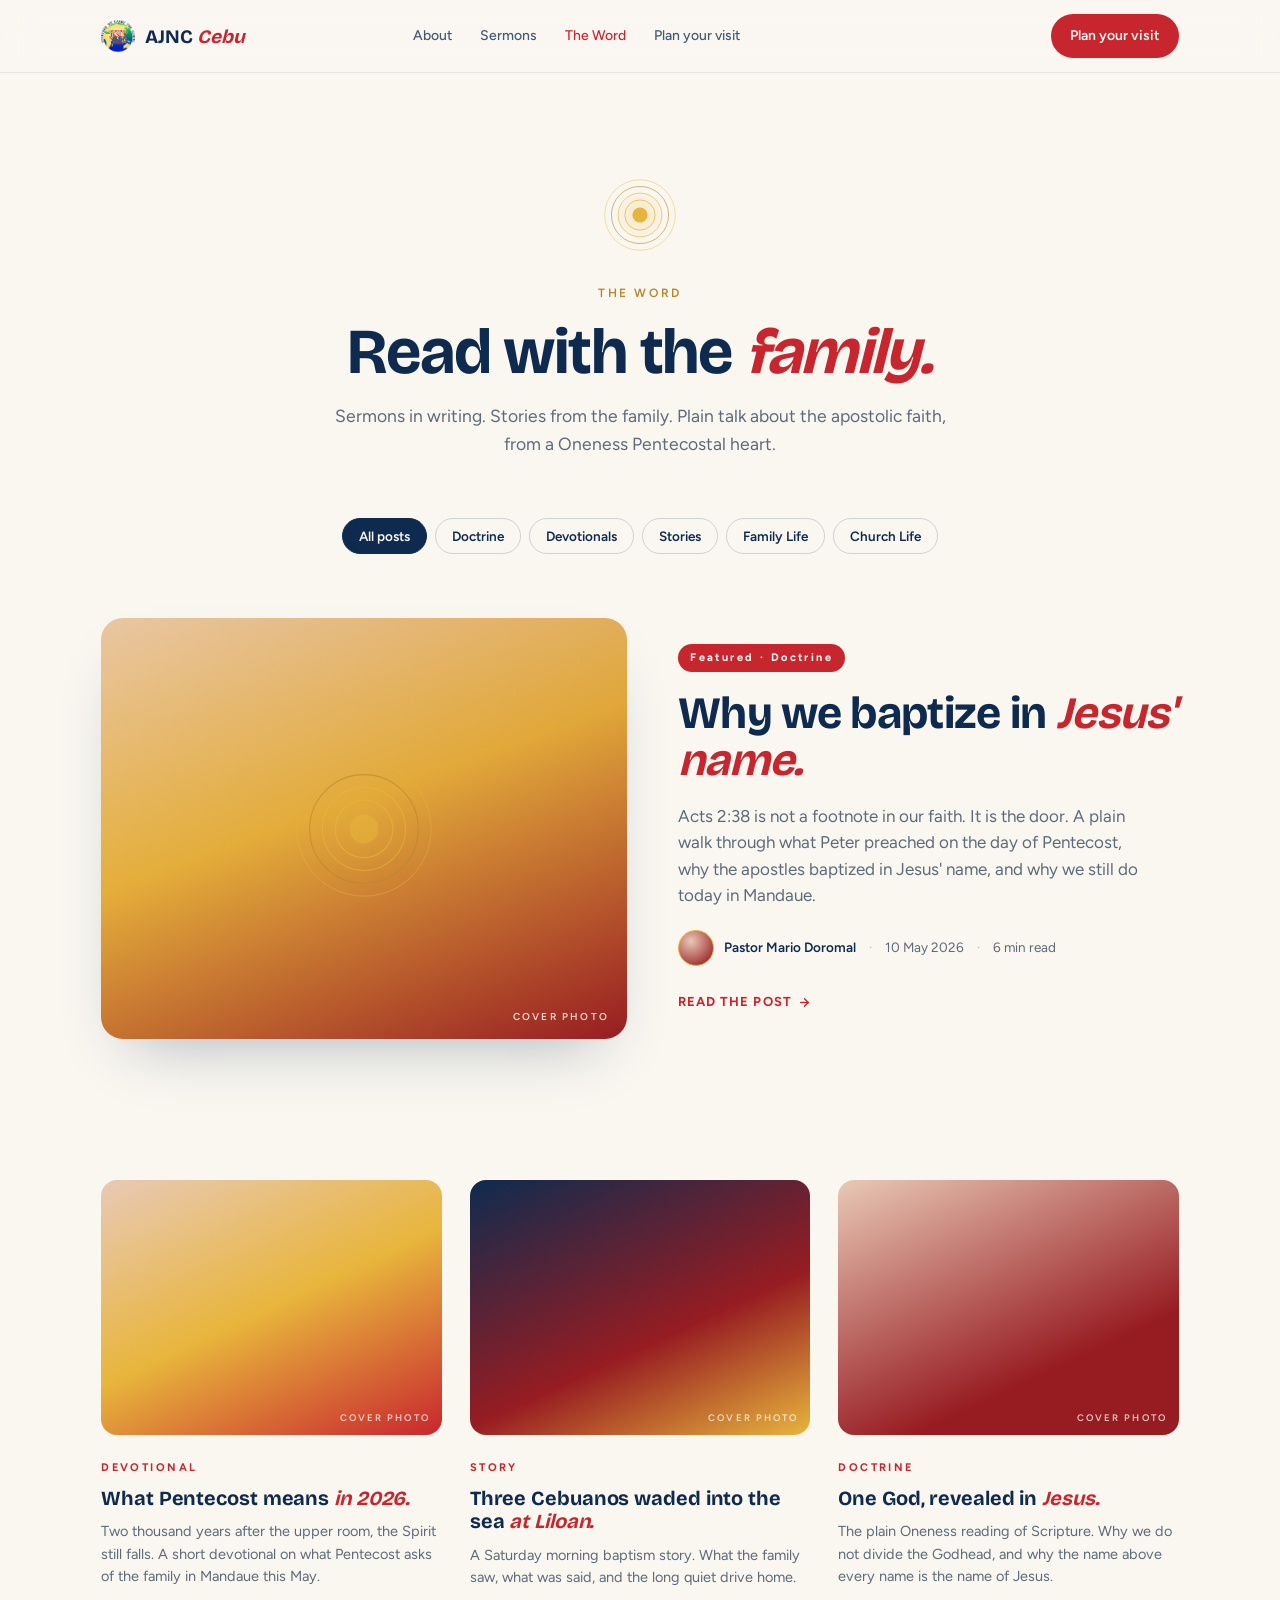
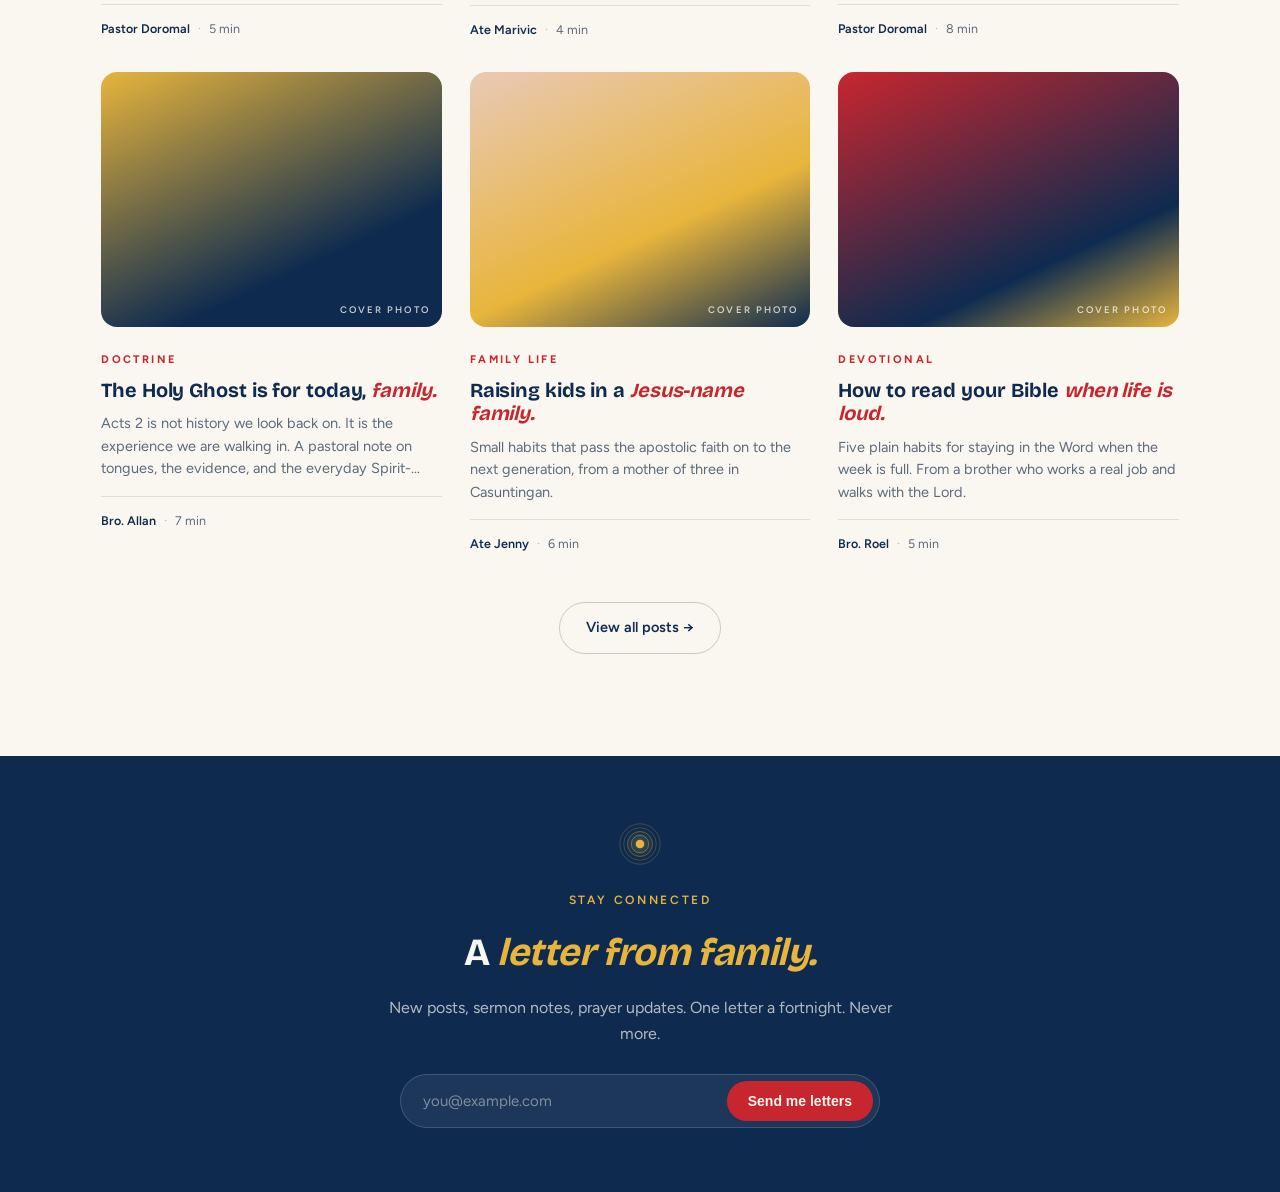
<file: blog/index.html>
<!doctype html>
<html lang="en-PH">
<head>
<meta charset="utf-8" />
<meta name="viewport" content="width=device-width,initial-scale=1" />
<link rel="icon" type="image/png" href="../assets/ajnc-seal-mark.png" />
<title>The Word | AJNC Cebu, Sermons in writing, stories from the family</title>
<meta name="description" content="The Word from AJNC Cebu. Sermons in writing, stories from the family, plain talk about the apostolic faith. A Oneness Pentecostal blog from Mandaue, Cebu." />
<meta name="keywords" content="AJNC Cebu blog, Oneness Pentecostal blog Philippines, Acts 2:38, Jesus name baptism, Holy Ghost Philippines, apostolic devotional Cebu, AJNC Mandaue The Word" />
<link rel="canonical" href="https://ajnc.ph/blog/" />
<meta name="robots" content="index,follow,max-image-preview:large,max-snippet:-1" />
<meta name="theme-color" content="#FAF7F1" />

<meta property="og:type" content="website" />
<meta property="og:site_name" content="AJNC Cebu" />
<meta property="og:title" content="The Word, AJNC Cebu" />
<meta property="og:description" content="Sermons in writing. Stories from the family. Plain talk about the apostolic faith." />
<meta property="og:url" content="https://ajnc.ph/blog/" />
<meta property="og:locale" content="en_PH" />

<link rel="preconnect" href="https://fonts.googleapis.com" />
<link rel="preconnect" href="https://fonts.gstatic.com" crossorigin />
<link href="https://fonts.googleapis.com/css2?family=Bricolage+Grotesque:opsz,wght@12..96,500;12..96,600;12..96,700;12..96,800&family=Figtree:ital,wght@0,400;0,500;0,600;0,700;1,400;1,500&family=Source+Serif+4:ital,opsz,wght@0,8..60,400;0,8..60,500;0,8..60,600;1,8..60,400&display=swap" rel="stylesheet" />

<script type="application/ld+json">
{
  "@context": "https://schema.org", "@type": "Blog", "name": "The Word, AJNC Cebu", "url": "https://ajnc.ph/blog/", "description": "Sermons in writing, stories from the family, plain talk about the apostolic faith.", "publisher": {
    "@type": "ReligiousOrganization", "name": "Apostolic Jesus Name Church Cebu", "url": "https://ajnc.ph/"
  }
}
</script>

<style>
:root{
  --bone:#FAF7F1;
  --red:#C8262E;
  --ink:#0E2B4F;
  --gold:#E8B53C;
  --gold-deep:#B8862A;
  --blush:#E9C9B6;
  --garnet:#971C22;
  --slate:#5C6B7A;
  --display:'Bricolage Grotesque', ui-serif, Georgia, serif;
  --body:'Figtree', system-ui, sans-serif;
  --serif:'Source Serif 4', Georgia, serif;
  --maxw:1180px;
  --pad:clamp(20px, 4vw, 56px);
}
*{box-sizing:border-box}
html,body{margin:0;padding:0}
html{scroll-behavior:smooth}
body{
  font-family:var(--body);
  font-size:16px;
  line-height:1.6;
  color:var(--ink);
  background:var(--bone);
  -webkit-font-smoothing:antialiased;
}
img{max-width:100%;display:block}
a{color:inherit}
em{font-style:italic;color:var(--red);font-weight:inherit}
.container{max-width:var(--maxw);margin:0 auto;padding:0 var(--pad)}

/* eyebrow */
.eyebrow{
  text-transform:uppercase;
  letter-spacing:.22em;
  font-size:12px;
  font-weight:600;
  color:var(--slate);
  display:inline-block;
}
.eyebrow.gold{color:var(--gold-deep)}
.eyebrow.red{color:var(--red)}

/* button */
.btn{
  display:inline-flex;
  align-items:center;
  gap:8px;
  padding:13px 22px;
  border-radius:999px;
  font-weight:600;
  font-size:14.5px;
  text-decoration:none;
  border:1px solid transparent;
  transition:transform .15s ease, background .2s ease, border-color .2s ease, color .2s ease;
}
.btn:hover{transform:translateY(-1px)}
.btn-red{background:var(--red);color:var(--bone)}
.btn-red:hover{background:var(--garnet)}
.btn-ghost{background:transparent;color:var(--ink);border-color:rgba(14,43,79,.22)}
.btn-ghost:hover{border-color:var(--ink);background:rgba(14,43,79,.04)}

/* ====================== NAV ====================== */
.nav{
  position:sticky;top:0;z-index:50;
  background:rgba(250,247,241,.78);
  backdrop-filter:saturate(140%) blur(14px);
  -webkit-backdrop-filter:saturate(140%) blur(14px);
  border-bottom:1px solid rgba(14,43,79,.08);
}
.nav-inner{
  max-width:var(--maxw);
  margin:0 auto;
  padding:14px var(--pad);
  display:flex;align-items:center;gap:24px;
}
.nav-brand{display:flex;align-items:center;gap:10px;text-decoration:none;color:var(--ink)}
.nav-brand svg{display:block}
.nav-brand .seal{display:block;width:34px;height:34px;flex-shrink:0}
.nav-brand .wm{font-family:var(--display);font-weight:700;font-size:19px;line-height:1}
.nav-brand .wm em{color:var(--red);font-style:italic}
.nav-links{display:flex;gap:28px;margin-left:auto;margin-right:auto}
.nav-links a{text-decoration:none;font-size:14px;font-weight:500;opacity:.78}
.nav-links a:hover{opacity:1;color:var(--garnet)}
.nav-links a.active{opacity:1;color:var(--red)}
.nav-cta{margin-left:auto;padding:10px 18px;font-size:14px}
@media (max-width:880px){
  .nav-links{display:none}
  .nav-cta{margin-left:auto}
}

/* ====================== HERO ====================== */
.blog-hero{
  padding:clamp(56px, 8vw, 100px) var(--pad) clamp(36px, 5vw, 60px);
  text-align:center;
  background:var(--bone);
}
.blog-hero .halo{display:block;width:84px;height:84px;margin:0 auto 22px}
.blog-hero h1{
  font-family:var(--display);
  font-weight:700;
  font-size:clamp(2.4rem, 5vw, 4.2rem);
  line-height:1.02;
  letter-spacing:-.02em;
  margin:14px 0 18px;
  text-wrap:balance;
}
.blog-hero h1 em{color:var(--red);font-style:italic;font-weight:700}
.blog-hero .lede{
  color:var(--slate);
  font-size:17.5px;
  max-width:640px;
  margin:0 auto;
  text-wrap:pretty;
}

/* ====================== FILTER PILLS ====================== */
.filters{
  display:flex;
  gap:8px;
  justify-content:center;
  flex-wrap:wrap;
  padding:0 var(--pad) clamp(40px, 5vw, 64px);
  background:var(--bone);
}
.filter-pill{
  padding:9px 16px;
  border-radius:999px;
  background:transparent;
  border:1px solid rgba(14,43,79,.18);
  color:var(--ink);
  font-family:var(--body);
  font-size:13.5px;
  font-weight:600;
  cursor:pointer;
  transition:background .15s, border-color .15s, color .15s;
}
.filter-pill:hover{border-color:var(--ink)}
.filter-pill[aria-pressed="true"]{
  background:var(--ink);
  color:var(--bone);
  border-color:var(--ink);
}

/* ====================== FEATURED POST ====================== */
.featured{
  padding:0 0 clamp(48px, 6vw, 80px);
  background:var(--bone);
}
.featured-card{
  display:grid;
  grid-template-columns:1.05fr 1fr;
  gap:clamp(28px, 4vw, 56px);
  align-items:center;
}
@media (max-width:880px){
  .featured-card{grid-template-columns:1fr}
}
.featured-cover{
  aspect-ratio:5/4;
  border-radius:22px;
  overflow:hidden;
  background:
    linear-gradient(135deg, rgba(232,181,60,.15), rgba(151,28,34,.15)), linear-gradient(160deg, #E9C9B6 0%, #E8B53C 45%, #971C22 100%);
  position:relative;
  box-shadow:0 30px 60px -30px rgba(14,43,79,.35);
}
.featured-cover::after{
  content:'COVER PHOTO';
  position:absolute;bottom:14px;right:18px;
  font-size:10px;letter-spacing:.22em;color:rgba(250,247,241,.85);font-weight:600;
}
.featured-cover .halo-ph{
  position:absolute;left:50%;top:50%;transform:translate(-50%,-50%);
  width:38%;height:38%;opacity:.6;
}
.featured-body .tag{
  display:inline-block;
  background:var(--red);color:var(--bone);
  padding:5px 12px;border-radius:999px;
  font-size:11px;letter-spacing:.22em;font-weight:700;
  margin-bottom:18px;
}
.featured-body h2{
  font-family:var(--display);
  font-weight:700;
  font-size:clamp(1.8rem, 3.5vw, 2.8rem);
  line-height:1.06;
  letter-spacing:-.015em;
  margin:0 0 18px;
}
.featured-body h2 em{color:var(--red);font-style:italic;font-weight:700}
.featured-body .excerpt{
  font-size:17px;
  line-height:1.55;
  color:var(--slate);
  margin:0 0 22px;
  max-width:42ch;
}
.author-row{
  display:flex;align-items:center;gap:10px;
  font-size:13.5px;color:var(--slate);
  margin-bottom:22px;
}
.author-avatar{
  width:36px;height:36px;border-radius:50%;
  background:radial-gradient(circle at 35% 30%, #E9C9B6, #971C22 90%);
  flex-shrink:0;
  border:1.5px solid var(--gold);
}
.author-row strong{color:var(--ink);font-weight:600}
.author-row .dot{color:rgba(14,43,79,.3);margin:0 3px}
.featured-cta{
  color:var(--red);
  font-weight:700;
  font-size:13px;
  letter-spacing:.08em;
  text-transform:uppercase;
  text-decoration:none;
  display:inline-flex;align-items:center;gap:6px;
}
.featured-cta:hover{color:var(--garnet)}
.featured-cta svg{transition:transform .18s}
.featured-cta:hover svg{transform:translateX(3px)}

/* ====================== RECENT GRID ====================== */
.recent{
  padding:clamp(40px, 5vw, 64px) 0 clamp(72px, 8vw, 112px);
  background:var(--bone);
}
.recent-grid{
  display:grid;
  grid-template-columns:repeat(3, 1fr);
  gap:32px 28px;
  margin-bottom:48px;
}
@media (max-width:980px){
  .recent-grid{grid-template-columns:repeat(2, 1fr)}
}
@media (max-width:620px){
  .recent-grid{grid-template-columns:1fr}
}
.post-card{
  background:transparent;
  text-decoration:none;
  color:var(--ink);
  transition:transform .2s ease;
}
.post-card:hover{transform:translateY(-3px)}
.post-card:hover h3{color:var(--garnet)}
.post-cover{
  aspect-ratio:4/3;
  border-radius:16px;
  overflow:hidden;
  margin-bottom:18px;
  position:relative;
}
.post-cover::after{
  content:'COVER PHOTO';
  position:absolute;bottom:10px;right:12px;
  font-size:9.5px;letter-spacing:.22em;color:rgba(250,247,241,.78);font-weight:600;
}
.cov-1{background:linear-gradient(155deg,#E9C9B6,#E8B53C 50%,#C8262E)}
.cov-2{background:linear-gradient(155deg,#0E2B4F,#971C22 60%,#E8B53C)}
.cov-3{background:linear-gradient(155deg,#E9C9B6,#971C22 70%)}
.cov-4{background:linear-gradient(155deg,#E8B53C,#0E2B4F 70%)}
.cov-5{background:linear-gradient(155deg,#E9C9B6,#E8B53C 60%,#0E2B4F)}
.cov-6{background:linear-gradient(155deg,#C8262E,#0E2B4F 70%,#E8B53C)}
.post-card .cat{
  display:inline-block;
  color:var(--red);
  font-size:11px;letter-spacing:.22em;
  font-weight:700;text-transform:uppercase;
  margin-bottom:10px;
}
.post-card h3{
  font-family:var(--display);
  font-weight:700;
  font-size:20px;
  line-height:1.18;
  letter-spacing:-.005em;
  margin:0 0 10px;
  color:var(--ink);
  transition:color .15s;
}
.post-card h3 em{color:var(--red);font-style:italic}
.post-card p{
  margin:0 0 16px;
  color:var(--slate);
  font-size:14.5px;
  line-height:1.55;
  display:-webkit-box;
  -webkit-line-clamp:3;
  -webkit-box-orient:vertical;
  overflow:hidden;
}
.post-meta{
  display:flex;align-items:center;gap:8px;
  padding-top:14px;
  border-top:1px solid rgba(14,43,79,.12);
  font-size:12.5px;color:var(--slate);
}
.post-meta strong{color:var(--ink);font-weight:600}
.post-meta .dot{color:rgba(14,43,79,.3)}

.recent-foot{text-align:center}
.recent-foot .btn-ghost{padding:13px 26px}

/* ====================== FOOTER MINI ====================== */
.foot{
  background:var(--ink);
  color:var(--bone);
  padding:64px var(--pad);
  text-align:center;
}
.foot .halo{display:block;margin:0 auto 18px;width:48px;height:48px}
.foot .eyebrow.gold{color:var(--gold)}
.foot h2{
  font-family:var(--display);
  font-weight:700;
  font-size:clamp(1.8rem, 3vw, 2.4rem);
  margin:10px 0 12px;
  letter-spacing:-.015em;
}
.foot h2 em{color:var(--gold);font-style:italic}
.foot p{color:rgba(250,247,241,.7);max-width:520px;margin:0 auto 28px}
.foot form{
  display:flex;gap:8px;max-width:480px;margin:0 auto;
  background:rgba(250,247,241,.06);
  border:1px solid rgba(250,247,241,.16);
  border-radius:999px;padding:6px;
}
.foot input{
  flex:1;background:transparent;border:0;outline:none;color:var(--bone);
  font-family:var(--body);font-size:15px;padding:10px 16px;
}
.foot input::placeholder{color:rgba(250,247,241,.45)}
.foot .btn-red{padding:11px 20px;font-size:14px}
</style>
</head>
<body>

<svg width="0" height="0" style="position:absolute" aria-hidden="true">
  <defs>
    <symbol id="halo" viewBox="-50 -50 100 100">
      <radialGradient id="haloGlow" cx="50%" cy="50%" r="50%">
        <stop offset="0%" stop-color="#E8B53C" stop-opacity=".28"/>
        <stop offset="65%" stop-color="#E8B53C" stop-opacity="0"/>
      </radialGradient>
      <circle cx="0" cy="0" r="46" fill="url(#haloGlow)"/>
      <circle cx="0" cy="0" r="42" fill="none" stroke="#E8B53C" stroke-width=".5"/>
      <circle cx="0" cy="0" r="34" fill="none" stroke="#B8862A" stroke-width=".7"/>
      <circle cx="0" cy="0" r="26" fill="none" stroke="#E8B53C" stroke-width=".75"/>
      <circle cx="0" cy="0" r="18" fill="none" stroke="#E8B53C" stroke-width=".9"/>
      <circle cx="0" cy="0" r="9" fill="#E8B53C"/>
    </symbol>
  </defs>
</svg>

<!-- ============== NAV ============== -->
<header class="nav" role="banner">
  <div class="nav-inner">
    <a class="nav-brand" href="../index.html">
      <img class="seal" src="../assets/ajnc-seal.png" alt="Apostolic Jesus Name Church seal" />
      <span class="wm">AJNC <em>Cebu</em></span>
    </a>
    <nav class="nav-links" aria-label="Primary">
      <a href="../index.html#about">About</a>
      <a href="../index.html#sermons">Sermons</a>
      <a href="./" class="active">The Word</a>
      <a href="../index.html#plan">Plan your visit</a>
    </nav>
    <a class="nav-cta btn btn-red" href="../index.html#plan">Plan your visit</a>
  </div>
</header>

<main>

<!-- ============== HERO ============== -->
<section class="blog-hero">
  <svg class="halo" aria-hidden="true"><use href="#halo"/></svg>
  <span class="eyebrow gold">The Word</span>
  <h1>Read with the <em>family.</em></h1>
  <p class="lede">Sermons in writing. Stories from the family. Plain talk about the apostolic faith, from a Oneness Pentecostal heart.</p>
</section>

<!-- ============== FILTERS ============== -->
<div class="filters" role="tablist" aria-label="Filter posts by category">
  <button class="filter-pill" data-cat="all" aria-pressed="true">All posts</button>
  <button class="filter-pill" data-cat="doctrine" aria-pressed="false">Doctrine</button>
  <button class="filter-pill" data-cat="devotional" aria-pressed="false">Devotionals</button>
  <button class="filter-pill" data-cat="story" aria-pressed="false">Stories</button>
  <button class="filter-pill" data-cat="family" aria-pressed="false">Family Life</button>
  <button class="filter-pill" data-cat="church" aria-pressed="false">Church Life</button>
</div>

<!-- ============== FEATURED ============== -->
<section class="featured">
  <div class="container">
    <article class="featured-card" data-cat="doctrine">
      <a class="featured-cover" href="./why-we-baptize-in-jesus-name.html" aria-label="Read: Why we baptize in Jesus' name">
        <svg class="halo-ph" aria-hidden="true"><use href="#halo"/></svg>
      </a>
      <div class="featured-body">
        <span class="tag">Featured · Doctrine</span>
        <h2><a href="./why-we-baptize-in-jesus-name.html" style="text-decoration:none;color:inherit">Why we baptize in <em>Jesus' name.</em></a></h2>
        <p class="excerpt">Acts 2:38 is not a footnote in our faith. It is the door. A plain walk through what Peter preached on the day of Pentecost, why the apostles baptized in Jesus' name, and why we still do today in Mandaue.</p>
        <div class="author-row">
          <div class="author-avatar" aria-hidden="true"></div>
          <span><strong>Pastor Mario Doromal</strong></span>
          <span class="dot">·</span>
          <span>10 May 2026</span>
          <span class="dot">·</span>
          <span>6 min read</span>
        </div>
        <a class="featured-cta" href="./why-we-baptize-in-jesus-name.html">
          Read the post
          <svg width="13" height="13" viewBox="0 0 24 24" fill="none" stroke="currentColor" stroke-width="2.5" stroke-linecap="round" stroke-linejoin="round"><line x1="5" y1="12" x2="19" y2="12"/><polyline points="12 5 19 12 12 19"/></svg>
        </a>
      </div>
    </article>
  </div>
</section>

<!-- ============== RECENT ============== -->
<section class="recent">
  <div class="container">
    <div class="recent-grid" id="recent-grid">
      <a class="post-card" href="./why-we-baptize-in-jesus-name.html" data-cat="devotional">
        <div class="post-cover cov-1" aria-hidden="true"></div>
        <span class="cat">Devotional</span>
        <h3>What Pentecost means <em>in 2026.</em></h3>
        <p>Two thousand years after the upper room, the Spirit still falls. A short devotional on what Pentecost asks of the family in Mandaue this May.</p>
        <div class="post-meta"><strong>Pastor Doromal</strong><span class="dot">·</span><span>5 min</span></div>
      </a>

      <a class="post-card" href="./why-we-baptize-in-jesus-name.html" data-cat="story">
        <div class="post-cover cov-2" aria-hidden="true"></div>
        <span class="cat">Story</span>
        <h3>Three Cebuanos waded into the sea <em>at Liloan.</em></h3>
        <p>A Saturday morning baptism story. What the family saw, what was said, and the long quiet drive home.</p>
        <div class="post-meta"><strong>Ate Marivic</strong><span class="dot">·</span><span>4 min</span></div>
      </a>

      <a class="post-card" href="./why-we-baptize-in-jesus-name.html" data-cat="doctrine">
        <div class="post-cover cov-3" aria-hidden="true"></div>
        <span class="cat">Doctrine</span>
        <h3>One God, revealed in <em>Jesus.</em></h3>
        <p>The plain Oneness reading of Scripture. Why we do not divide the Godhead, and why the name above every name is the name of Jesus.</p>
        <div class="post-meta"><strong>Pastor Doromal</strong><span class="dot">·</span><span>8 min</span></div>
      </a>

      <a class="post-card" href="./why-we-baptize-in-jesus-name.html" data-cat="doctrine">
        <div class="post-cover cov-4" aria-hidden="true"></div>
        <span class="cat">Doctrine</span>
        <h3>The Holy Ghost is for today, <em>family.</em></h3>
        <p>Acts 2 is not history we look back on. It is the experience we are walking in. A pastoral note on tongues, the evidence, and the everyday Spirit-filled life.</p>
        <div class="post-meta"><strong>Bro. Allan</strong><span class="dot">·</span><span>7 min</span></div>
      </a>

      <a class="post-card" href="./why-we-baptize-in-jesus-name.html" data-cat="family">
        <div class="post-cover cov-5" aria-hidden="true"></div>
        <span class="cat">Family Life</span>
        <h3>Raising kids in a <em>Jesus-name family.</em></h3>
        <p>Small habits that pass the apostolic faith on to the next generation, from a mother of three in Casuntingan.</p>
        <div class="post-meta"><strong>Ate Jenny</strong><span class="dot">·</span><span>6 min</span></div>
      </a>

      <a class="post-card" href="./why-we-baptize-in-jesus-name.html" data-cat="devotional">
        <div class="post-cover cov-6" aria-hidden="true"></div>
        <span class="cat">Devotional</span>
        <h3>How to read your Bible <em>when life is loud.</em></h3>
        <p>Five plain habits for staying in the Word when the week is full. From a brother who works a real job and walks with the Lord.</p>
        <div class="post-meta"><strong>Bro. Roel</strong><span class="dot">·</span><span>5 min</span></div>
      </a>
    </div>

    <div class="recent-foot">
      <a class="btn btn-ghost" href="./">View all posts →</a>
    </div>
  </div>
</section>

<!-- ============== NEWSLETTER ============== -->
<section class="foot">
  <svg class="halo" aria-hidden="true"><use href="#halo"/></svg>
  <span class="eyebrow gold">Stay connected</span>
  <h2>A <em>letter from family.</em></h2>
  <p>New posts, sermon notes, prayer updates. One letter a fortnight. Never more.</p>
  <form onsubmit="event.preventDefault();this.querySelector('input').value='';this.querySelector('button').textContent='Sent. See you Sunday.'" novalidate>
    <input type="email" required placeholder="you@example.com" aria-label="Email address" />
    <button type="submit" class="btn btn-red">Send me letters</button>
  </form>
</section>

</main>

<script>
// Simple filter
(function(){
  const pills = document.querySelectorAll('.filter-pill');
  const cards = document.querySelectorAll('.recent-grid .post-card, .featured-card');
  pills.forEach(p => p.addEventListener('click', () => {
    pills.forEach(x => x.setAttribute('aria-pressed', 'false'));
    p.setAttribute('aria-pressed', 'true');
    const cat = p.dataset.cat;
    cards.forEach(c => {
      const show = cat === 'all' || c.dataset.cat === cat;
      c.style.display = show ? '' : 'none';
    });
  }));
})();
</script>

</body>
</html>
</file>
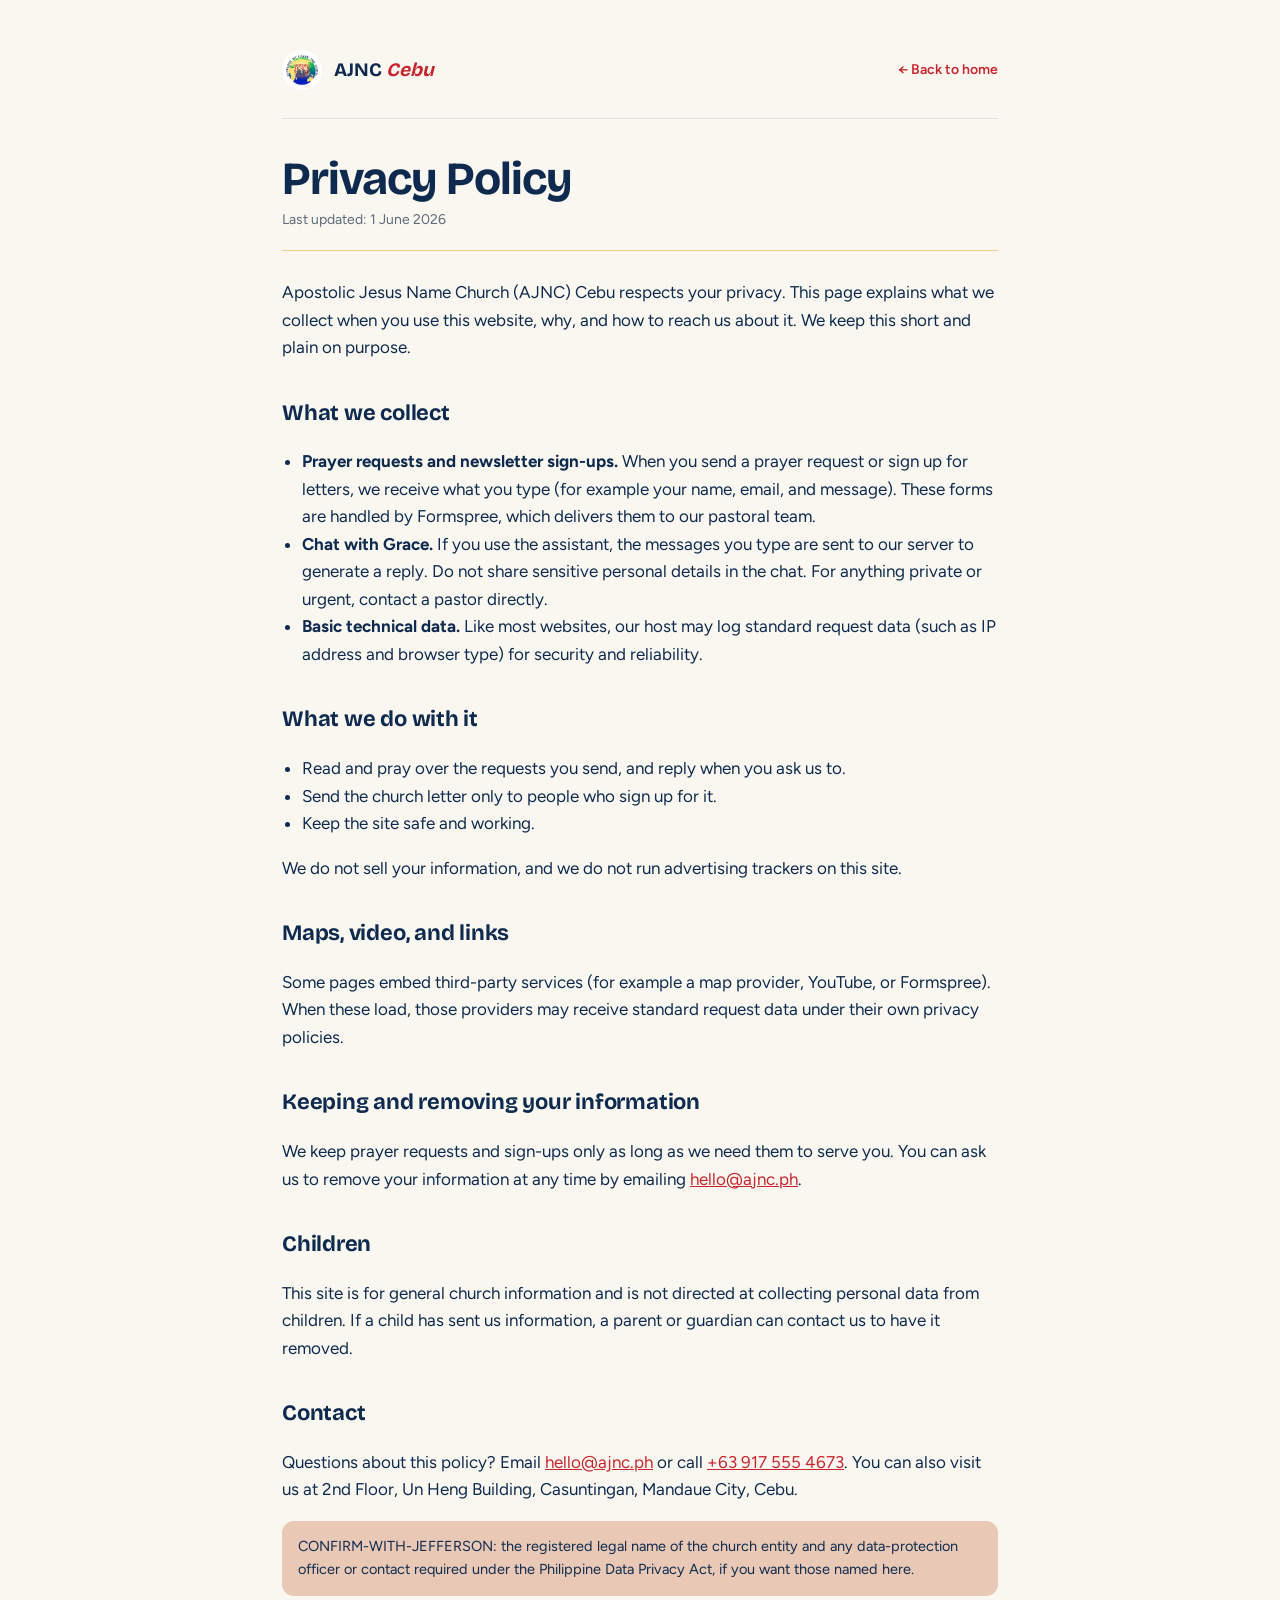
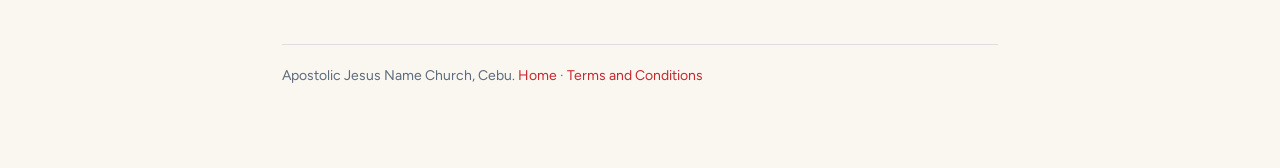
<file: privacy.html>
<!doctype html>
<html lang="en-PH">
<head>
<meta charset="utf-8" />
<meta name="viewport" content="width=device-width,initial-scale=1" />
<title>Privacy Policy | Apostolic Jesus Name Church Cebu</title>
<meta name="description" content="How Apostolic Jesus Name Church (AJNC) Cebu handles the information you share through our website, forms, and chat." />
<link rel="canonical" href="https://ajnc.ph/privacy.html" />
<meta name="robots" content="index,follow" />
<meta name="theme-color" content="#FAF7F1" />
<link rel="icon" type="image/png" href="assets/ajnc-seal-mark.png" />
<link rel="preconnect" href="https://fonts.googleapis.com" />
<link rel="preconnect" href="https://fonts.gstatic.com" crossorigin />
<link href="https://fonts.googleapis.com/css2?family=Bricolage+Grotesque:opsz,wght@12..96,600;12..96,700&family=Figtree:wght@400;500;600;700&display=swap" rel="stylesheet" />
<style>
  :root{--bone:#FAF7F1;--ink:#0E2B4F;--red:#C8262E;--gold:#E8B53C;--gold-deep:#B8862A;--slate:#5C6B7A;--line:rgba(14,43,79,.12)}
  *{box-sizing:border-box}
  body{margin:0;background:var(--bone);color:var(--ink);font-family:'Figtree',system-ui,sans-serif;font-size:17px;line-height:1.62}
  .wrap{max-width:760px;margin:0 auto;padding:32px 22px 80px}
  header.top{display:flex;align-items:center;gap:12px;padding:18px 0 28px;border-bottom:1px solid var(--line);margin-bottom:36px}
  header.top img{width:40px;height:40px;background:#fff;border-radius:50%;padding:4px;box-sizing:border-box}
  header.top .wm{font-family:'Bricolage Grotesque',sans-serif;font-weight:700;font-size:19px}
  header.top .wm em{color:var(--red);font-style:italic}
  header.top a{margin-left:auto;color:var(--red);text-decoration:none;font-weight:600;font-size:14px}
  h1{font-family:'Bricolage Grotesque',sans-serif;font-weight:700;font-size:clamp(32px,5vw,46px);letter-spacing:-.02em;line-height:1.05;margin:0 0 6px}
  .updated{color:var(--slate);font-size:14px;margin:0 0 8px}
  .rule{height:1px;background:var(--gold);opacity:.6;margin:18px 0 28px;border:0}
  h2{font-family:'Bricolage Grotesque',sans-serif;font-weight:700;font-size:22px;letter-spacing:-.01em;margin:34px 0 10px}
  p,li{color:var(--ink)}
  a{color:var(--red)}
  ul{padding-left:20px}
  .note{background:#E9C9B6;border-radius:12px;padding:14px 16px;font-size:14.5px;color:var(--ink)}
  footer{margin-top:48px;padding-top:20px;border-top:1px solid var(--line);font-size:14px;color:var(--slate)}
  footer a{color:var(--red);text-decoration:none}
</style>
</head>
<body>
<div class="wrap">
  <header class="top">
    <img src="assets/ajnc-seal.png" alt="AJNC seal" />
    <span class="wm">AJNC <em>Cebu</em></span>
    <a href="/">&larr; Back to home</a>
  </header>

  <h1>Privacy Policy</h1>
  <p class="updated">Last updated: 1 June 2026</p>
  <hr class="rule" />

  <p>Apostolic Jesus Name Church (AJNC) Cebu respects your privacy. This page
  explains what we collect when you use this website, why, and how to reach us
  about it. We keep this short and plain on purpose.</p>

  <h2>What we collect</h2>
  <ul>
    <li><strong>Prayer requests and newsletter sign-ups.</strong> When you send a
    prayer request or sign up for letters, we receive what you type (for example
    your name, email, and message). These forms are handled by Formspree, which
    delivers them to our pastoral team.</li>
    <li><strong>Chat with Grace.</strong> If you use the assistant, the messages
    you type are sent to our server to generate a reply. Do not share sensitive
    personal details in the chat. For anything private or urgent, contact a
    pastor directly.</li>
    <li><strong>Basic technical data.</strong> Like most websites, our host may
    log standard request data (such as IP address and browser type) for security
    and reliability.</li>
  </ul>

  <h2>What we do with it</h2>
  <ul>
    <li>Read and pray over the requests you send, and reply when you ask us to.</li>
    <li>Send the church letter only to people who sign up for it.</li>
    <li>Keep the site safe and working.</li>
  </ul>
  <p>We do not sell your information, and we do not run advertising trackers on
  this site.</p>

  <h2>Maps, video, and links</h2>
  <p>Some pages embed third-party services (for example a map provider, YouTube,
  or Formspree). When these load, those providers may receive standard request
  data under their own privacy policies.</p>

  <h2>Keeping and removing your information</h2>
  <p>We keep prayer requests and sign-ups only as long as we need them to serve
  you. You can ask us to remove your information at any time by emailing
  <a href="mailto:hello@ajnc.ph">hello@ajnc.ph</a>.</p>

  <h2>Children</h2>
  <p>This site is for general church information and is not directed at collecting
  personal data from children. If a child has sent us information, a parent or
  guardian can contact us to have it removed.</p>

  <h2>Contact</h2>
  <p>Questions about this policy? Email <a href="mailto:hello@ajnc.ph">hello@ajnc.ph</a>
  or call <a href="tel:+639175554673">+63 917 555 4673</a>. You can also visit us
  at 2nd Floor, Un Heng Building, Casuntingan, Mandaue City, Cebu.</p>

  <p class="note">CONFIRM-WITH-JEFFERSON: the registered legal name of the church
  entity and any data-protection officer or contact required under the Philippine
  Data Privacy Act, if you want those named here.</p>

  <footer>
    Apostolic Jesus Name Church, Cebu. <a href="/">Home</a> · <a href="terms.html">Terms and Conditions</a>
  </footer>
</div>
</body>
</html>
</file>
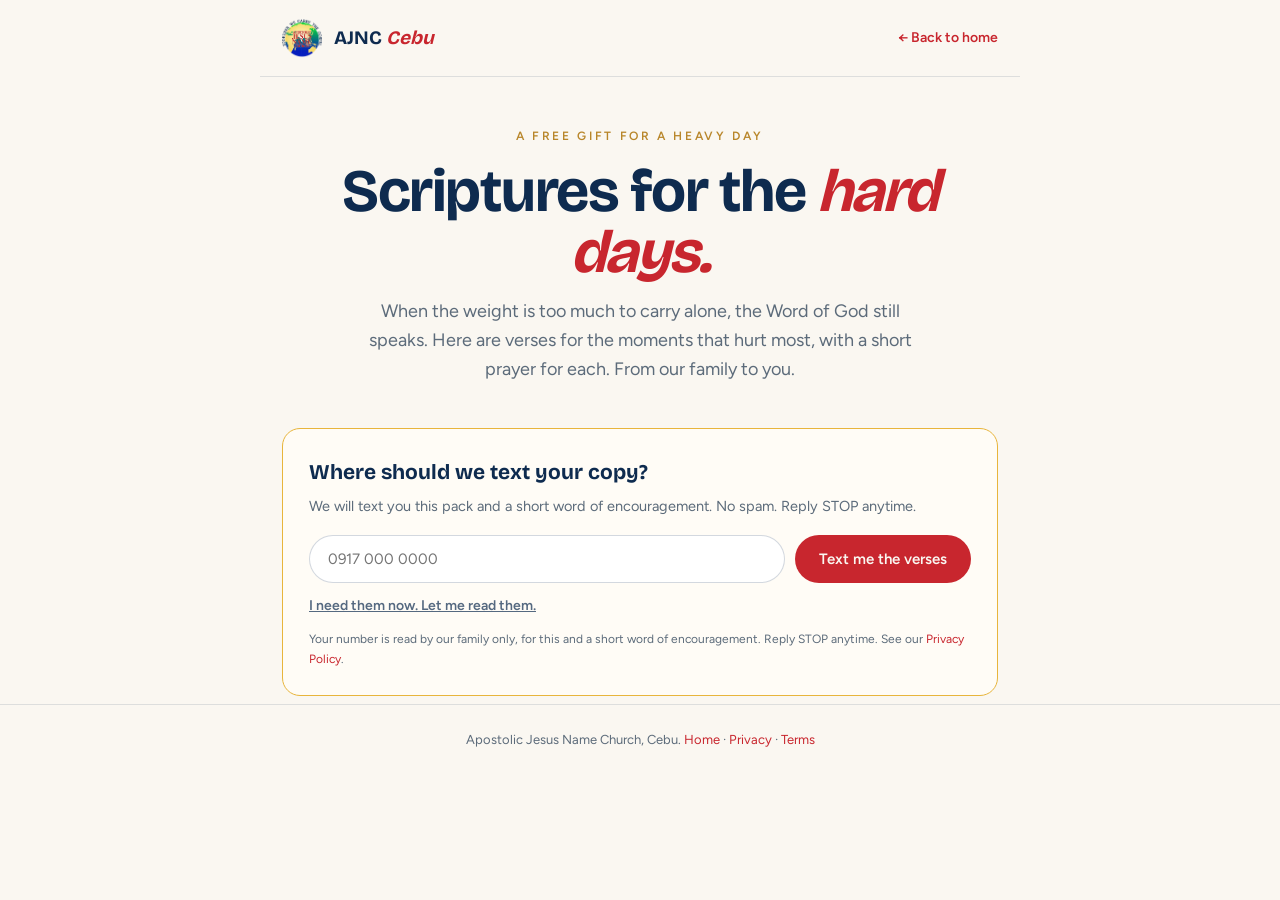
<file: scriptures.html>
<!doctype html>
<html lang="en-PH">
<head>
<meta charset="utf-8" />
<meta name="viewport" content="width=device-width,initial-scale=1" />
<title>Scriptures for the Hard Days | A free gift from AJNC Cebu</title>
<meta name="description" content="A free pack of comforting Bible verses (KJV) for fear, grief, guilt, worry, sickness, and doubt, with a short prayer for each. From the AJNC Cebu family." />
<meta name="keywords" content="comforting Bible verses, scriptures for anxiety, scriptures for grief, prayer for fear, Bible verses for hard times, AJNC Cebu" />
<link rel="canonical" href="https://ajnc.ph/scriptures.html" />
<meta name="robots" content="index,follow,max-image-preview:large" />
<meta name="theme-color" content="#FAF7F1" />
<meta property="og:type" content="article" />
<meta property="og:title" content="Scriptures for the Hard Days" />
<meta property="og:description" content="Free comforting scriptures for fear, grief, guilt, worry, and more. A gift from the AJNC Cebu family." />
<meta property="og:url" content="https://ajnc.ph/scriptures.html" />
<meta property="og:image" content="https://ajnc.ph/assets/church-family.jpg" />
<meta name="twitter:card" content="summary_large_image" />
<meta name="twitter:image" content="https://ajnc.ph/assets/church-family.jpg" />
<link rel="icon" type="image/png" href="assets/ajnc-seal-mark.png" />
<link rel="preconnect" href="https://fonts.googleapis.com" />
<link rel="preconnect" href="https://fonts.gstatic.com" crossorigin />
<link href="https://fonts.googleapis.com/css2?family=Bricolage+Grotesque:opsz,wght@12..96,500;12..96,600;12..96,700;12..96,800&family=Figtree:ital,wght@0,400;0,500;0,600;0,700;1,400;1,500&display=swap" rel="stylesheet" />
<style>
  :root{--bone:#FAF7F1;--paper:#FFFCF6;--ink:#0E2B4F;--red:#C8262E;--red-deep:#971C22;--gold:#E8B53C;--gold-deep:#B8862A;--blush:#E9C9B6;--slate:#5C6B7A;--line:rgba(14,43,79,.12)}
  *{box-sizing:border-box}
  body{margin:0;background:var(--bone);color:var(--ink);font-family:'Figtree',system-ui,-apple-system,sans-serif;font-size:17px;line-height:1.62;-webkit-font-smoothing:antialiased}
  .wrap{max-width:760px;margin:0 auto;padding:0 22px}
  header.top{display:flex;align-items:center;gap:12px;max-width:760px;margin:0 auto;padding:18px 22px;border-bottom:1px solid var(--line)}
  header.top img{width:40px;height:40px}
  header.top .wm{font-family:'Bricolage Grotesque',sans-serif;font-weight:700;font-size:19px}
  header.top .wm em{color:var(--red);font-style:italic}
  header.top a.home{margin-left:auto;color:var(--red);text-decoration:none;font-weight:600;font-size:14px}
  .hero{text-align:center;padding:44px 0 8px}
  .eyebrow{font-size:12px;letter-spacing:.22em;text-transform:uppercase;font-weight:600;color:var(--gold-deep)}
  h1{font-family:'Bricolage Grotesque',sans-serif;font-weight:700;font-size:clamp(36px,7vw,60px);letter-spacing:-.025em;line-height:1.02;margin:12px 0 14px}
  h1 em{font-style:italic;color:var(--red)}
  .lead{font-size:18px;color:var(--slate);max-width:560px;margin:0 auto 8px}
  .capture{background:var(--paper);border:1px solid var(--gold);border-radius:18px;padding:26px;margin:28px 0 8px}
  .capture h2{font-family:'Bricolage Grotesque',sans-serif;font-weight:700;font-size:21px;margin:0 0 6px}
  .capture p{font-size:14.5px;color:var(--slate);margin:0 0 16px}
  .capture form{display:flex;gap:10px;flex-wrap:wrap}
  .capture input{flex:1 1 240px;padding:14px 18px;border-radius:999px;border:1px solid rgba(14,43,79,.18);background:#fff;font-family:inherit;font-size:15px;color:var(--ink);outline:none}
  .capture input:focus{border-color:var(--gold);box-shadow:0 0 0 3px rgba(232,181,60,.22)}
  .capture button{padding:14px 24px;border-radius:999px;border:0;background:var(--red);color:var(--bone);font-weight:600;font-size:15px;cursor:pointer;font-family:inherit;transition:background .2s,transform .15s}
  .capture button:hover{background:var(--red-deep);transform:translateY(-1px)}
  .capture .skip{display:inline-block;margin-top:14px;font-size:14px;color:var(--ink);opacity:.7;text-decoration:underline;cursor:pointer;background:none;border:0;padding:0;font-family:inherit}
  .capture .skip:hover{opacity:1;color:var(--red)}
  .capture .privacy{font-size:12px;color:var(--slate);margin:12px 0 0}
  .capture .privacy a{color:var(--red);text-decoration:none}
  #pack{display:none;padding:8px 0 64px}
  #pack.show{display:block}
  .pack-tools{display:flex;justify-content:space-between;align-items:center;flex-wrap:wrap;gap:12px;margin:18px 0 28px}
  .pack-tools .printbtn{display:inline-flex;align-items:center;gap:8px;padding:11px 18px;border-radius:999px;border:1px solid rgba(14,43,79,.22);background:transparent;color:var(--ink);font-weight:600;font-size:14px;cursor:pointer;font-family:inherit;text-decoration:none}
  .need{padding:26px 0;border-top:1px solid var(--line)}
  .need h3{font-family:'Bricolage Grotesque',sans-serif;font-weight:700;font-size:24px;letter-spacing:-.01em;margin:0 0 14px}
  .need h3 em{font-style:italic;color:var(--red)}
  .verse{font-family:'Bricolage Grotesque',sans-serif;font-style:italic;font-weight:500;font-size:18px;line-height:1.45;color:var(--ink);margin:0 0 4px}
  .ref{font-size:11px;letter-spacing:.16em;text-transform:uppercase;font-weight:700;color:var(--gold-deep);margin:0 0 18px}
  .pray{background:var(--blush);border-radius:12px;padding:14px 16px;font-size:15.5px;color:var(--ink);margin-top:6px}
  .pray strong{font-weight:700}
  .end{text-align:center;padding:48px 0 0}
  .end h3{font-family:'Bricolage Grotesque',sans-serif;font-weight:700;font-size:26px;margin:0 0 12px}
  .end .btn{display:inline-flex;align-items:center;gap:8px;padding:14px 24px;border-radius:999px;background:var(--red);color:var(--bone);text-decoration:none;font-weight:600;margin:6px}
  .end .btn.ghost{background:transparent;color:var(--ink);border:1px solid rgba(14,43,79,.22)}
  .closing{font-family:'Bricolage Grotesque',sans-serif;font-style:italic;color:var(--gold-deep);margin-top:26px}
  footer{border-top:1px solid var(--line);padding:24px 0 60px;font-size:13px;color:var(--slate);text-align:center}
  footer a{color:var(--red);text-decoration:none}
  @media print{ header.top a.home,.capture,.pack-tools,.end .btn{display:none} #pack{display:block} body{background:#fff} }
</style>
</head>
<body>
<header class="top">
  <img src="assets/ajnc-seal.png" alt="AJNC seal" />
  <span class="wm">AJNC <em>Cebu</em></span>
  <a class="home" href="/">&larr; Back to home</a>
</header>

<div class="wrap">
  <section class="hero">
    <span class="eyebrow">A free gift for a heavy day</span>
    <h1>Scriptures for the <em>hard days.</em></h1>
    <p class="lead">When the weight is too much to carry alone, the Word of God still
    speaks. Here are verses for the moments that hurt most, with a short prayer for
    each. From our family to you.</p>
  </section>

  <section class="capture" aria-label="Get your copy">
    <h2>Where should we text your copy?</h2>
    <p>We will text you this pack and a short word of encouragement.
    No spam. Reply STOP anytime.</p>
    <form id="cap-form" novalidate>
      <input id="cap-phone" type="tel" name="phone" inputmode="tel" autocomplete="tel" placeholder="0917 000 0000" aria-label="Mobile number" required />
      <button type="submit">Text me the verses</button>
    </form>
    <button class="skip" id="skip">I need them now. Let me read them.</button>
    <p class="privacy">Your number is read by our family only, for this and a short word of encouragement. Reply STOP anytime. See our
    <a href="privacy.html">Privacy Policy</a>.</p>
  </section>

  <section id="pack">
    <div class="pack-tools">
      <span class="eyebrow">Scriptures for the hard days · KJV</span>
      <a class="printbtn" href="#" onclick="window.print();return false;">Print this pack</a>
    </div>

    <div class="need">
      <h3>When fear <em>grips you</em></h3>
      <p class="verse">"Fear thou not; for I am with thee: be not dismayed; for I am thy God: I will strengthen thee; yea, I will help thee; yea, I will uphold thee with the right hand of my righteousness."</p>
      <p class="ref">Isaiah 41:10</p>
      <p class="verse">"For God hath not given us the spirit of fear; but of power, and of love, and of a sound mind."</p>
      <p class="ref">2 Timothy 1:7</p>
      <p class="pray"><strong>Pray:</strong> Lord, I am afraid. Come close, and steady me with Your hand. In Jesus' name.</p>
    </div>

    <div class="need">
      <h3>When grief is <em>heavy</em></h3>
      <p class="verse">"The LORD is nigh unto them that are of a broken heart; and saveth such as be of a contrite spirit."</p>
      <p class="ref">Psalm 34:18</p>
      <p class="verse">"And God shall wipe away all tears from their eyes; and there shall be no more death, neither sorrow, nor crying, neither shall there be any more pain: for the former things are passed away."</p>
      <p class="ref">Revelation 21:4</p>
      <p class="pray"><strong>Pray:</strong> Lord, You are near the broken. Hold what I have lost, and hold me. In Jesus' name.</p>
    </div>

    <div class="need">
      <h3>When guilt will <em>not let go</em></h3>
      <p class="verse">"If we confess our sins, he is faithful and just to forgive us our sins, and to cleanse us from all unrighteousness."</p>
      <p class="ref">1 John 1:9</p>
      <p class="verse">"Then Peter said unto them, Repent, and be baptized every one of you in the name of Jesus Christ for the remission of sins, and ye shall receive the gift of the Holy Ghost."</p>
      <p class="ref">Acts 2:38</p>
      <p class="pray"><strong>Pray:</strong> Lord, I bring my sin into the light. Wash me clean, and make me new. In Jesus' name.</p>
    </div>

    <div class="need">
      <h3>When worry <em>steals your sleep</em></h3>
      <p class="verse">"Be careful for nothing; but in every thing by prayer and supplication with thanksgiving let your requests be made known unto God. And the peace of God, which passeth all understanding, shall keep your hearts and minds through Christ Jesus."</p>
      <p class="ref">Philippians 4:6, 7</p>
      <p class="verse">"Come unto me, all ye that labour and are heavy laden, and I will give you rest."</p>
      <p class="ref">Matthew 11:28</p>
      <p class="pray"><strong>Pray:</strong> Lord, I give You what I cannot fix. Trade my worry for Your peace. In Jesus' name.</p>
    </div>

    <div class="need">
      <h3>When home is <em>breaking</em></h3>
      <p class="verse">"Except the LORD build the house, they labour in vain that build it."</p>
      <p class="ref">Psalm 127:1</p>
      <p class="verse">"And if one prevail against him, two shall withstand him; and a threefold cord is not quickly broken."</p>
      <p class="ref">Ecclesiastes 4:12</p>
      <p class="pray"><strong>Pray:</strong> Lord, build what we cannot. Be the third cord in my home. In Jesus' name.</p>
    </div>

    <div class="need">
      <h3>When you feel <em>alone</em></h3>
      <p class="verse">"Let your conversation be without covetousness; and be content with such things as ye have: for he hath said, I will never leave thee, nor forsake thee."</p>
      <p class="ref">Hebrews 13:5</p>
      <p class="verse">"When my father and my mother forsake me, then the LORD will take me up."</p>
      <p class="ref">Psalm 27:10</p>
      <p class="pray"><strong>Pray:</strong> Lord, when no one stays, You stay. Let me feel You near tonight. In Jesus' name.</p>
    </div>

    <div class="need">
      <h3>When your body is <em>sick</em></h3>
      <p class="verse">"But he was wounded for our transgressions, he was bruised for our iniquities: the chastisement of our peace was upon him; and with his stripes we are healed."</p>
      <p class="ref">Isaiah 53:5</p>
      <p class="verse">"Is any sick among you? let him call for the elders of the church; and let them pray over him, anointing him with oil in the name of the Lord: And the prayer of faith shall save the sick, and the Lord shall raise him up."</p>
      <p class="ref">James 5:14, 15</p>
      <p class="pray"><strong>Pray:</strong> Lord, You are the healer of Your people. Touch my body, and hold my faith. In Jesus' name.</p>
    </div>

    <div class="need">
      <h3>When you are <em>full of doubt</em></h3>
      <p class="verse">"And straightway the father of the child cried out, and said with tears, Lord, I believe; help thou mine unbelief."</p>
      <p class="ref">Mark 9:24</p>
      <p class="verse">"So then faith cometh by hearing, and hearing by the word of God."</p>
      <p class="ref">Romans 10:17</p>
      <p class="pray"><strong>Pray:</strong> Lord, I believe. Help my unbelief, and grow my small faith. In Jesus' name.</p>
    </div>

    <div class="end">
      <h3>You do not have to carry this alone.</h3>
      <p style="color:var(--slate);max-width:480px;margin:0 auto 18px">Our pastoral team would be honored to pray with you this week, or to welcome
      you this Sunday in Mandaue. Come as you are.</p>
      <a class="btn" href="/#prayer">Send a prayer request</a>
      <a class="btn ghost" href="/#plan">Plan your visit</a>
      <p class="closing">Salamat. Magkahiusa.</p>
    </div>
  </section>
</div>

<footer>
  Apostolic Jesus Name Church, Cebu. <a href="/">Home</a> · <a href="privacy.html">Privacy</a> · <a href="terms.html">Terms</a>
</footer>

<script>
/* =====================================================================
   Scriptures for the Hard Days, SMS signup.

   The number is posted to a Netlify Function (/.netlify/functions/
   scriptures-sms) which texts the pack immediately and adds the contact to
   a Brevo SMS list so the encouragement drip can follow. The verses on this
   page always reveal on submit, so the visitor is never blocked even if SMS
   is not configured yet. Setup + env vars are documented in the function.
   ===================================================================== */
(function(){
  var pack = document.getElementById('pack');
  var form = document.getElementById('cap-form');
  var skip = document.getElementById('skip');
  function reveal(){ pack.classList.add('show'); pack.scrollIntoView({behavior:'smooth'}); }
  if (skip) skip.addEventListener('click', reveal);
  if (form) form.addEventListener('submit', function(e){
    e.preventDefault();
    var btn = form.querySelector('button[type="submit"]');
    var phoneEl = document.getElementById('cap-phone');
    if (phoneEl && !phoneEl.checkValidity()){ phoneEl.reportValidity(); return; }
    btn.textContent = 'Sending…';
    fetch('/.netlify/functions/scriptures-sms', {
      method: 'POST',
      headers: { 'Content-Type': 'application/json' },
      body: JSON.stringify({ phone: phoneEl.value })
    }).then(done).catch(done);
    // Always reveal the verses; the text is best-effort.
    function done(){ btn.textContent = 'Sent. Here they are.'; reveal(); }
  });
})();
</script>
</body>
</html>
</file>
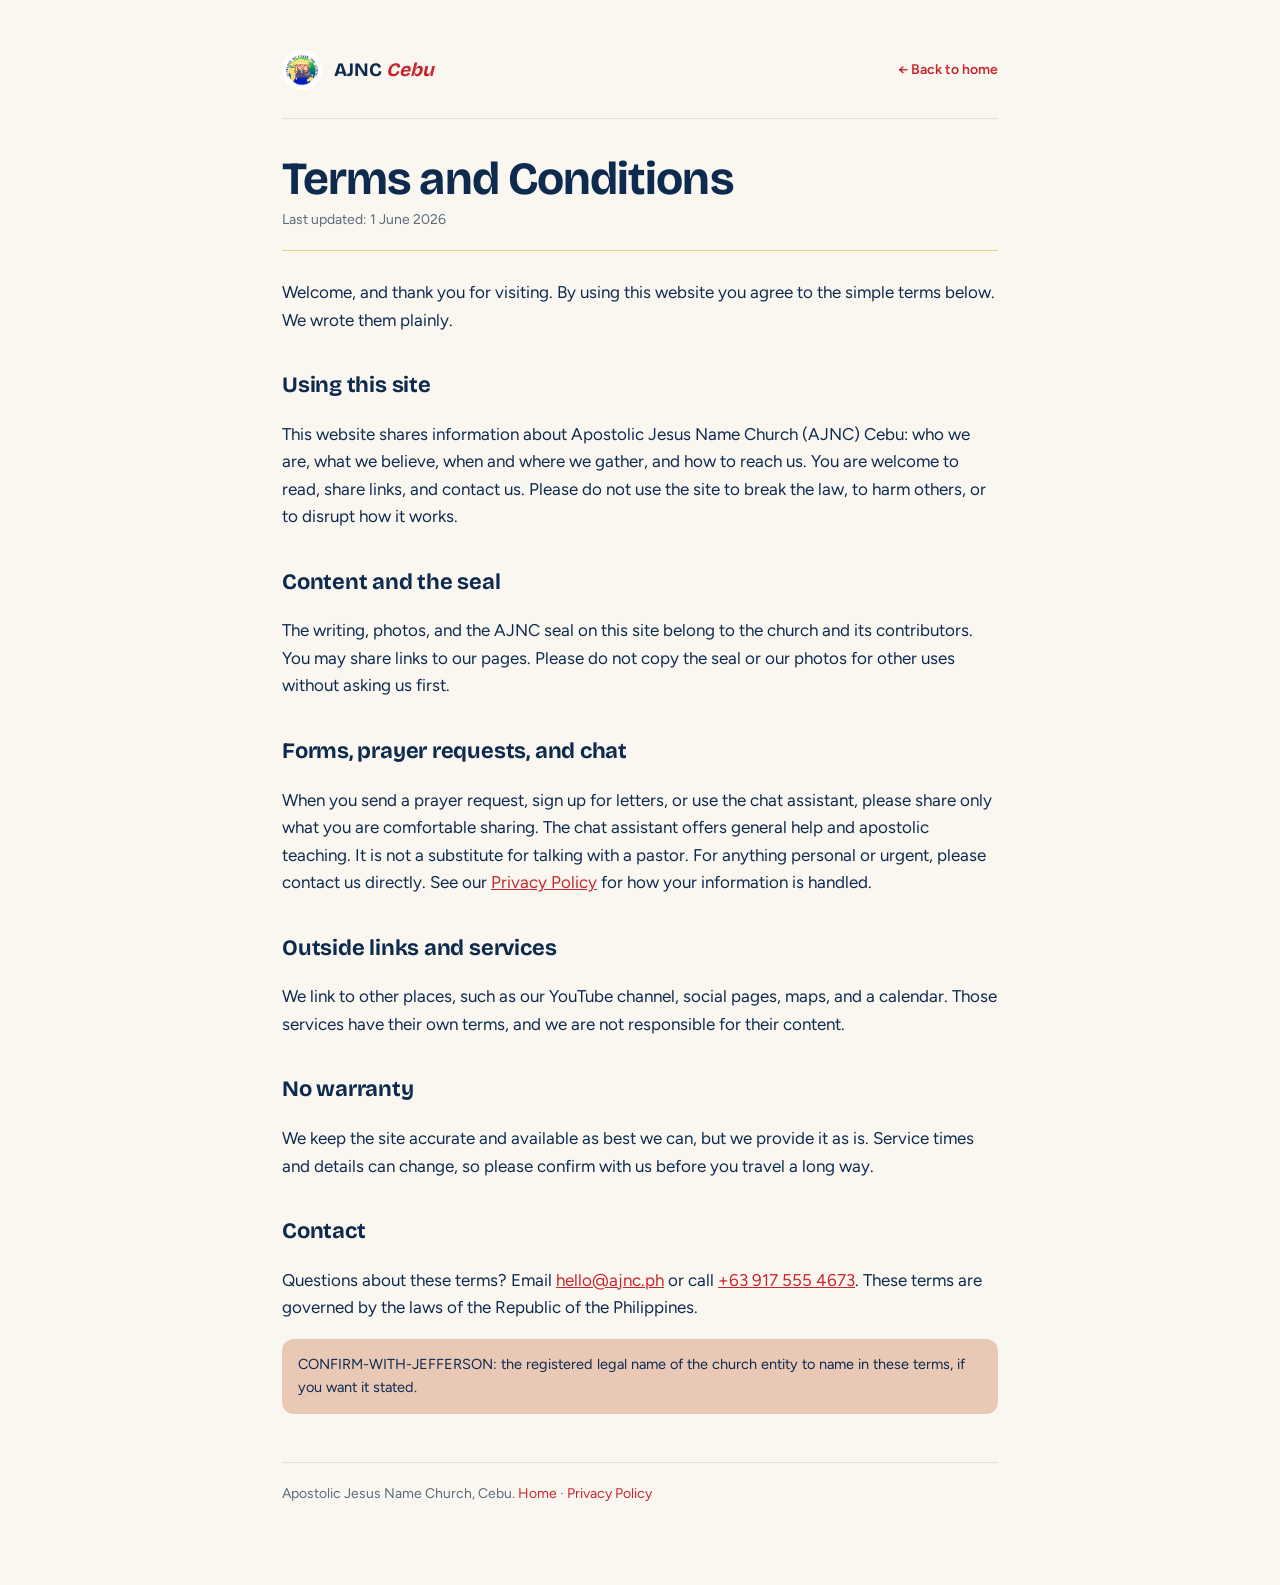
<file: terms.html>
<!doctype html>
<html lang="en-PH">
<head>
<meta charset="utf-8" />
<meta name="viewport" content="width=device-width,initial-scale=1" />
<title>Terms and Conditions | Apostolic Jesus Name Church Cebu</title>
<meta name="description" content="The terms for using the Apostolic Jesus Name Church (AJNC) Cebu website." />
<link rel="canonical" href="https://ajnc.ph/terms.html" />
<meta name="robots" content="index,follow" />
<meta name="theme-color" content="#FAF7F1" />
<link rel="icon" type="image/png" href="assets/ajnc-seal-mark.png" />
<link rel="preconnect" href="https://fonts.googleapis.com" />
<link rel="preconnect" href="https://fonts.gstatic.com" crossorigin />
<link href="https://fonts.googleapis.com/css2?family=Bricolage+Grotesque:opsz,wght@12..96,600;12..96,700&family=Figtree:wght@400;500;600;700&display=swap" rel="stylesheet" />
<style>
  :root{--bone:#FAF7F1;--ink:#0E2B4F;--red:#C8262E;--gold:#E8B53C;--slate:#5C6B7A;--line:rgba(14,43,79,.12)}
  *{box-sizing:border-box}
  body{margin:0;background:var(--bone);color:var(--ink);font-family:'Figtree',system-ui,sans-serif;font-size:17px;line-height:1.62}
  .wrap{max-width:760px;margin:0 auto;padding:32px 22px 80px}
  header.top{display:flex;align-items:center;gap:12px;padding:18px 0 28px;border-bottom:1px solid var(--line);margin-bottom:36px}
  header.top img{width:40px;height:40px;background:#fff;border-radius:50%;padding:4px;box-sizing:border-box}
  header.top .wm{font-family:'Bricolage Grotesque',sans-serif;font-weight:700;font-size:19px}
  header.top .wm em{color:var(--red);font-style:italic}
  header.top a{margin-left:auto;color:var(--red);text-decoration:none;font-weight:600;font-size:14px}
  h1{font-family:'Bricolage Grotesque',sans-serif;font-weight:700;font-size:clamp(32px,5vw,46px);letter-spacing:-.02em;line-height:1.05;margin:0 0 6px}
  .updated{color:var(--slate);font-size:14px;margin:0 0 8px}
  .rule{height:1px;background:var(--gold);opacity:.6;margin:18px 0 28px;border:0}
  h2{font-family:'Bricolage Grotesque',sans-serif;font-weight:700;font-size:22px;letter-spacing:-.01em;margin:34px 0 10px}
  a{color:var(--red)}
  ul{padding-left:20px}
  .note{background:#E9C9B6;border-radius:12px;padding:14px 16px;font-size:14.5px;color:var(--ink)}
  footer{margin-top:48px;padding-top:20px;border-top:1px solid var(--line);font-size:14px;color:var(--slate)}
  footer a{color:var(--red);text-decoration:none}
</style>
</head>
<body>
<div class="wrap">
  <header class="top">
    <img src="assets/ajnc-seal.png" alt="AJNC seal" />
    <span class="wm">AJNC <em>Cebu</em></span>
    <a href="/">&larr; Back to home</a>
  </header>

  <h1>Terms and Conditions</h1>
  <p class="updated">Last updated: 1 June 2026</p>
  <hr class="rule" />

  <p>Welcome, and thank you for visiting. By using this website you agree to the
  simple terms below. We wrote them plainly.</p>

  <h2>Using this site</h2>
  <p>This website shares information about Apostolic Jesus Name Church (AJNC)
  Cebu: who we are, what we believe, when and where we gather, and how to reach
  us. You are welcome to read, share links, and contact us. Please do not use the
  site to break the law, to harm others, or to disrupt how it works.</p>

  <h2>Content and the seal</h2>
  <p>The writing, photos, and the AJNC seal on this site belong to the church and
  its contributors. You may share links to our pages. Please do not copy the seal
  or our photos for other uses without asking us first.</p>

  <h2>Forms, prayer requests, and chat</h2>
  <p>When you send a prayer request, sign up for letters, or use the chat
  assistant, please share only what you are comfortable sharing. The chat
  assistant offers general help and apostolic teaching. It is not a substitute
  for talking with a pastor. For anything personal or urgent, please contact us
  directly. See our <a href="privacy.html">Privacy Policy</a> for how your
  information is handled.</p>

  <h2>Outside links and services</h2>
  <p>We link to other places, such as our YouTube channel, social pages, maps,
  and a calendar. Those services have their own terms, and we are not responsible
  for their content.</p>

  <h2>No warranty</h2>
  <p>We keep the site accurate and available as best we can, but we provide it as
  is. Service times and details can change, so please confirm with us before you
  travel a long way.</p>

  <h2>Contact</h2>
  <p>Questions about these terms? Email <a href="mailto:hello@ajnc.ph">hello@ajnc.ph</a>
  or call <a href="tel:+639175554673">+63 917 555 4673</a>. These terms are
  governed by the laws of the Republic of the Philippines.</p>

  <p class="note">CONFIRM-WITH-JEFFERSON: the registered legal name of the church
  entity to name in these terms, if you want it stated.</p>

  <footer>
    Apostolic Jesus Name Church, Cebu. <a href="/">Home</a> · <a href="privacy.html">Privacy Policy</a>
  </footer>
</div>
</body>
</html>
</file>
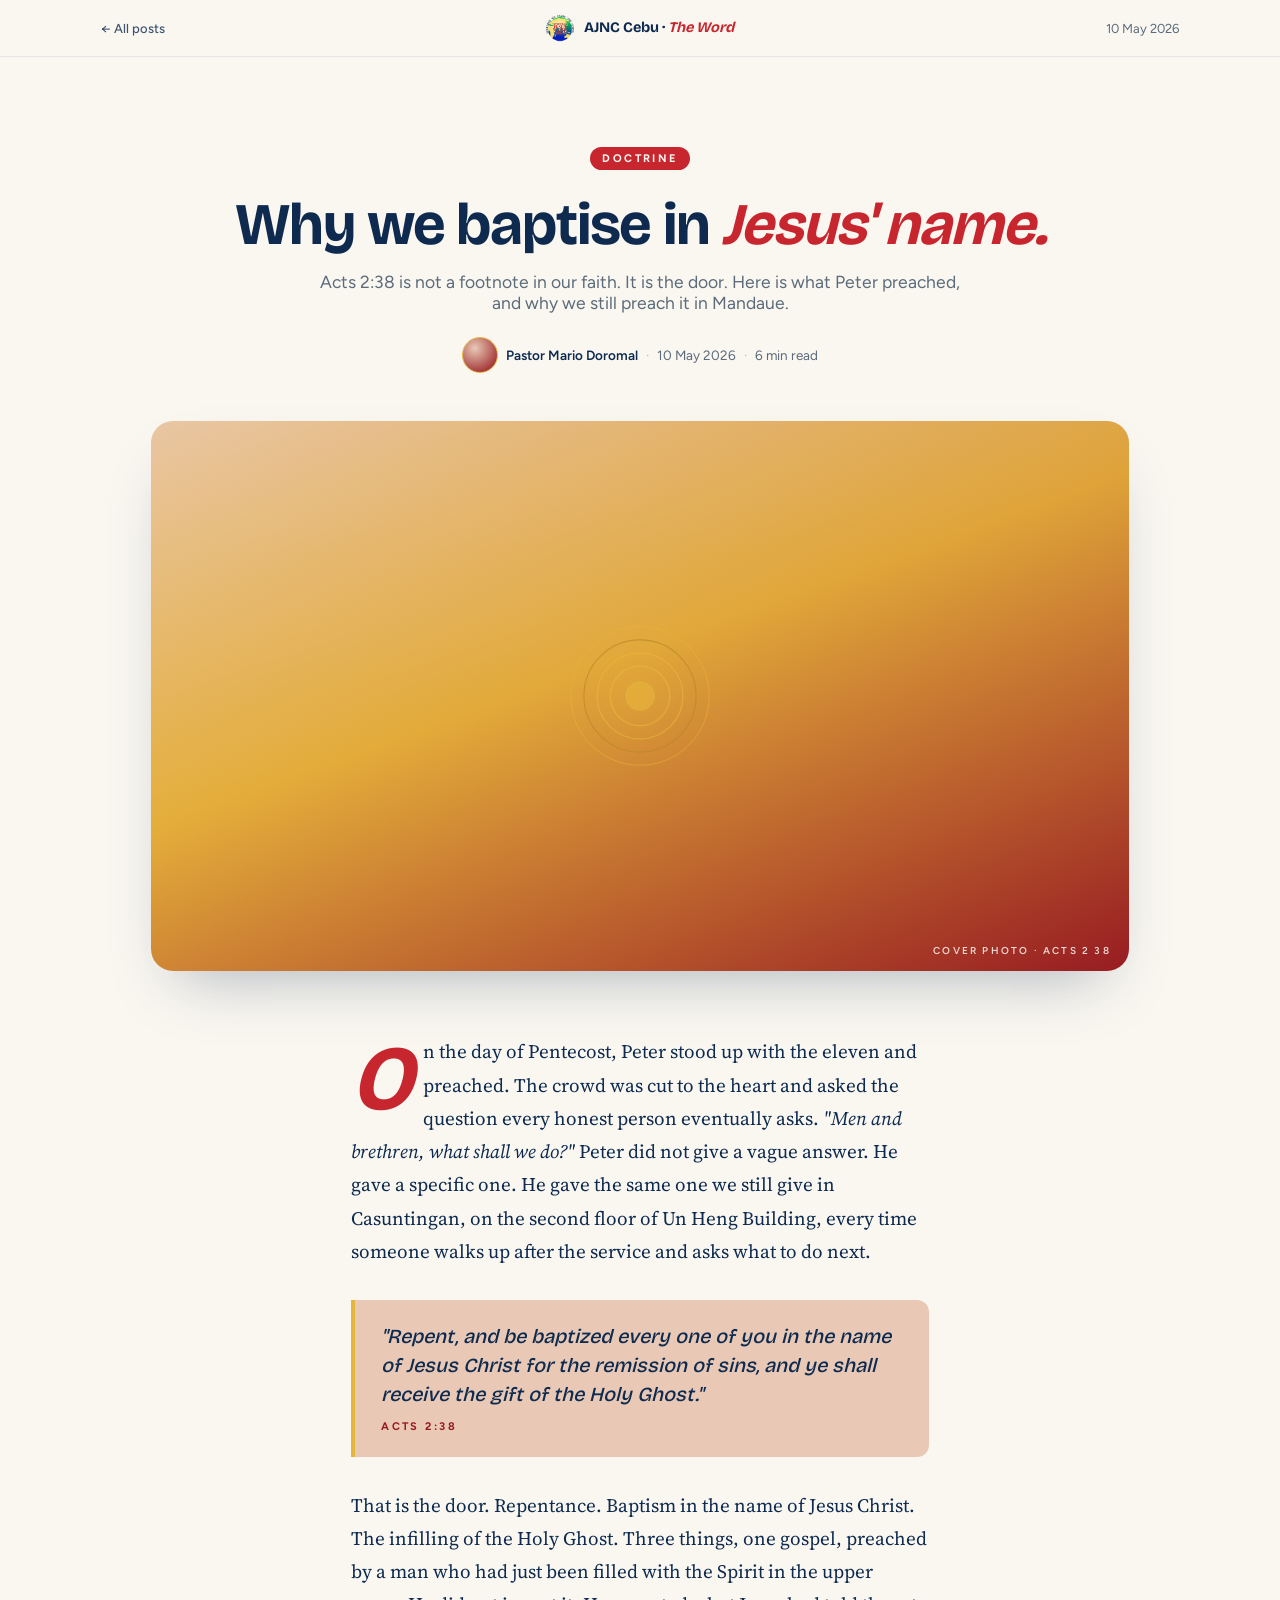
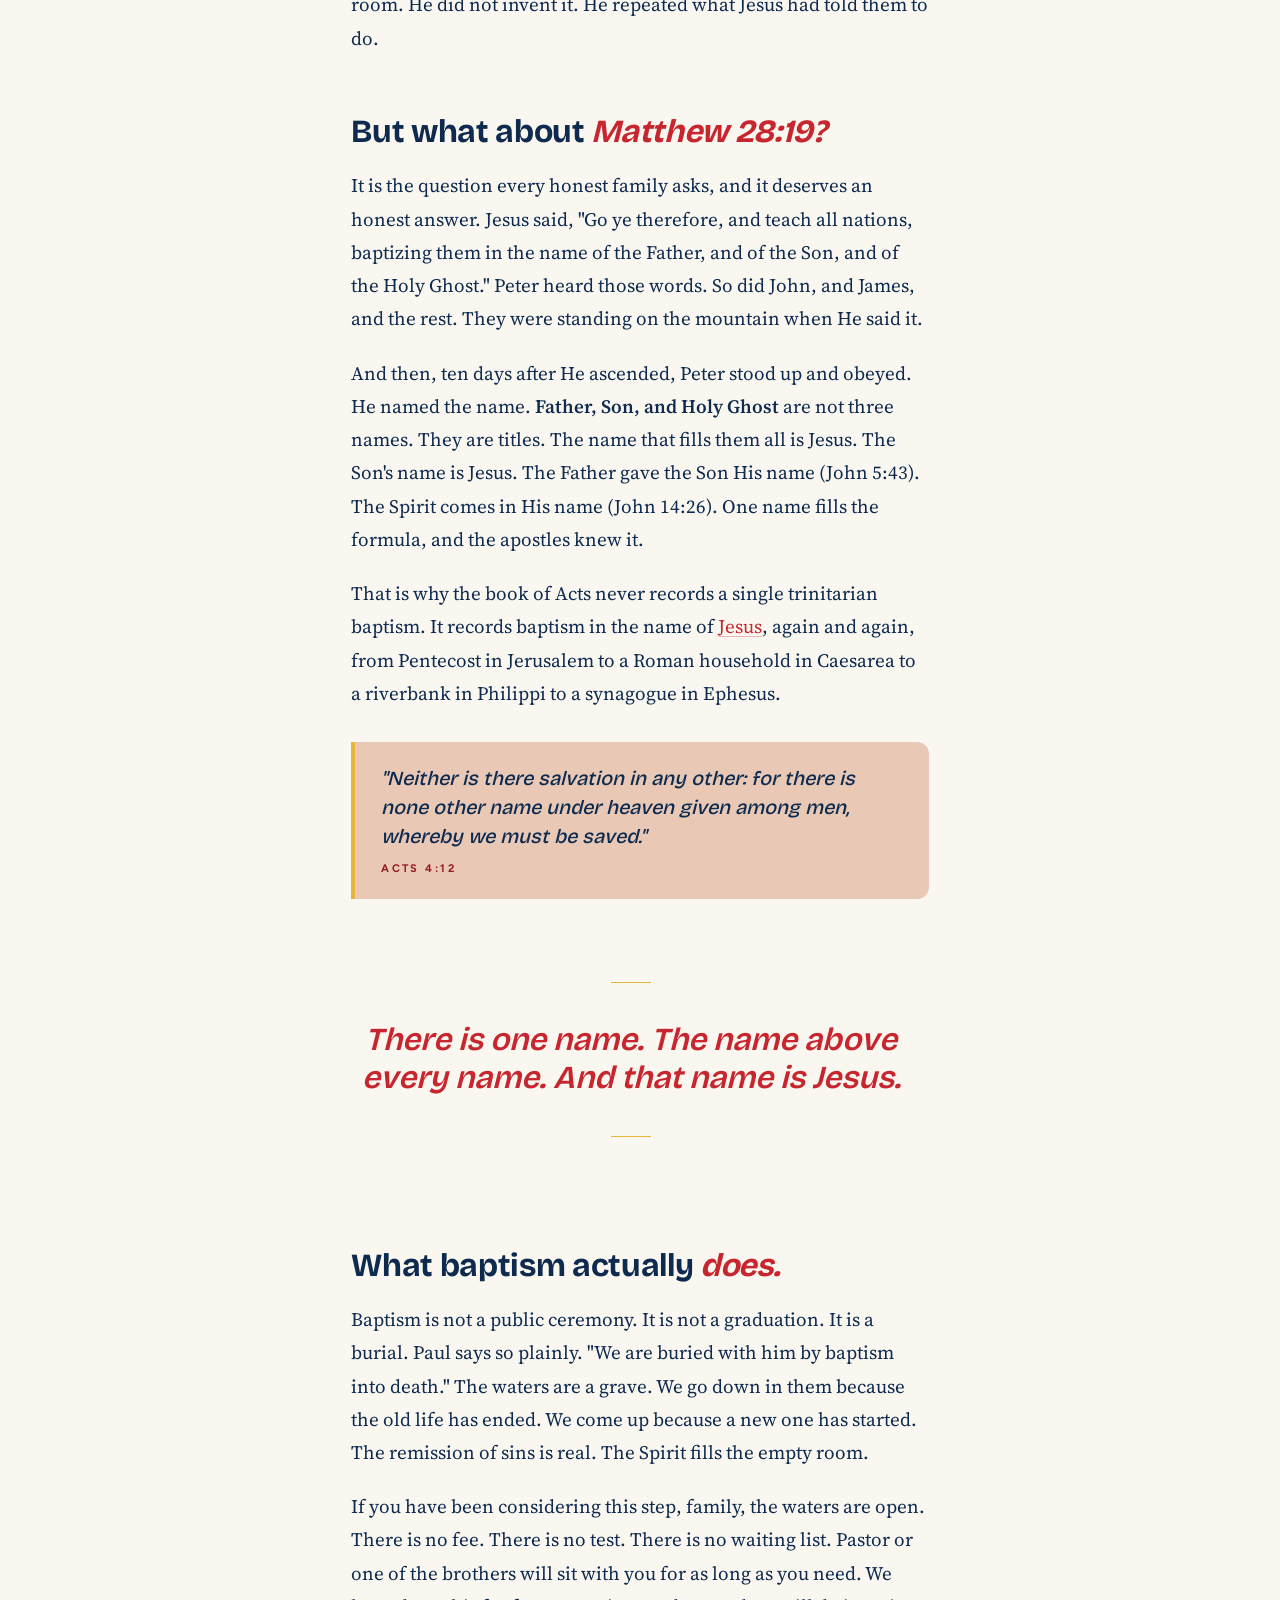
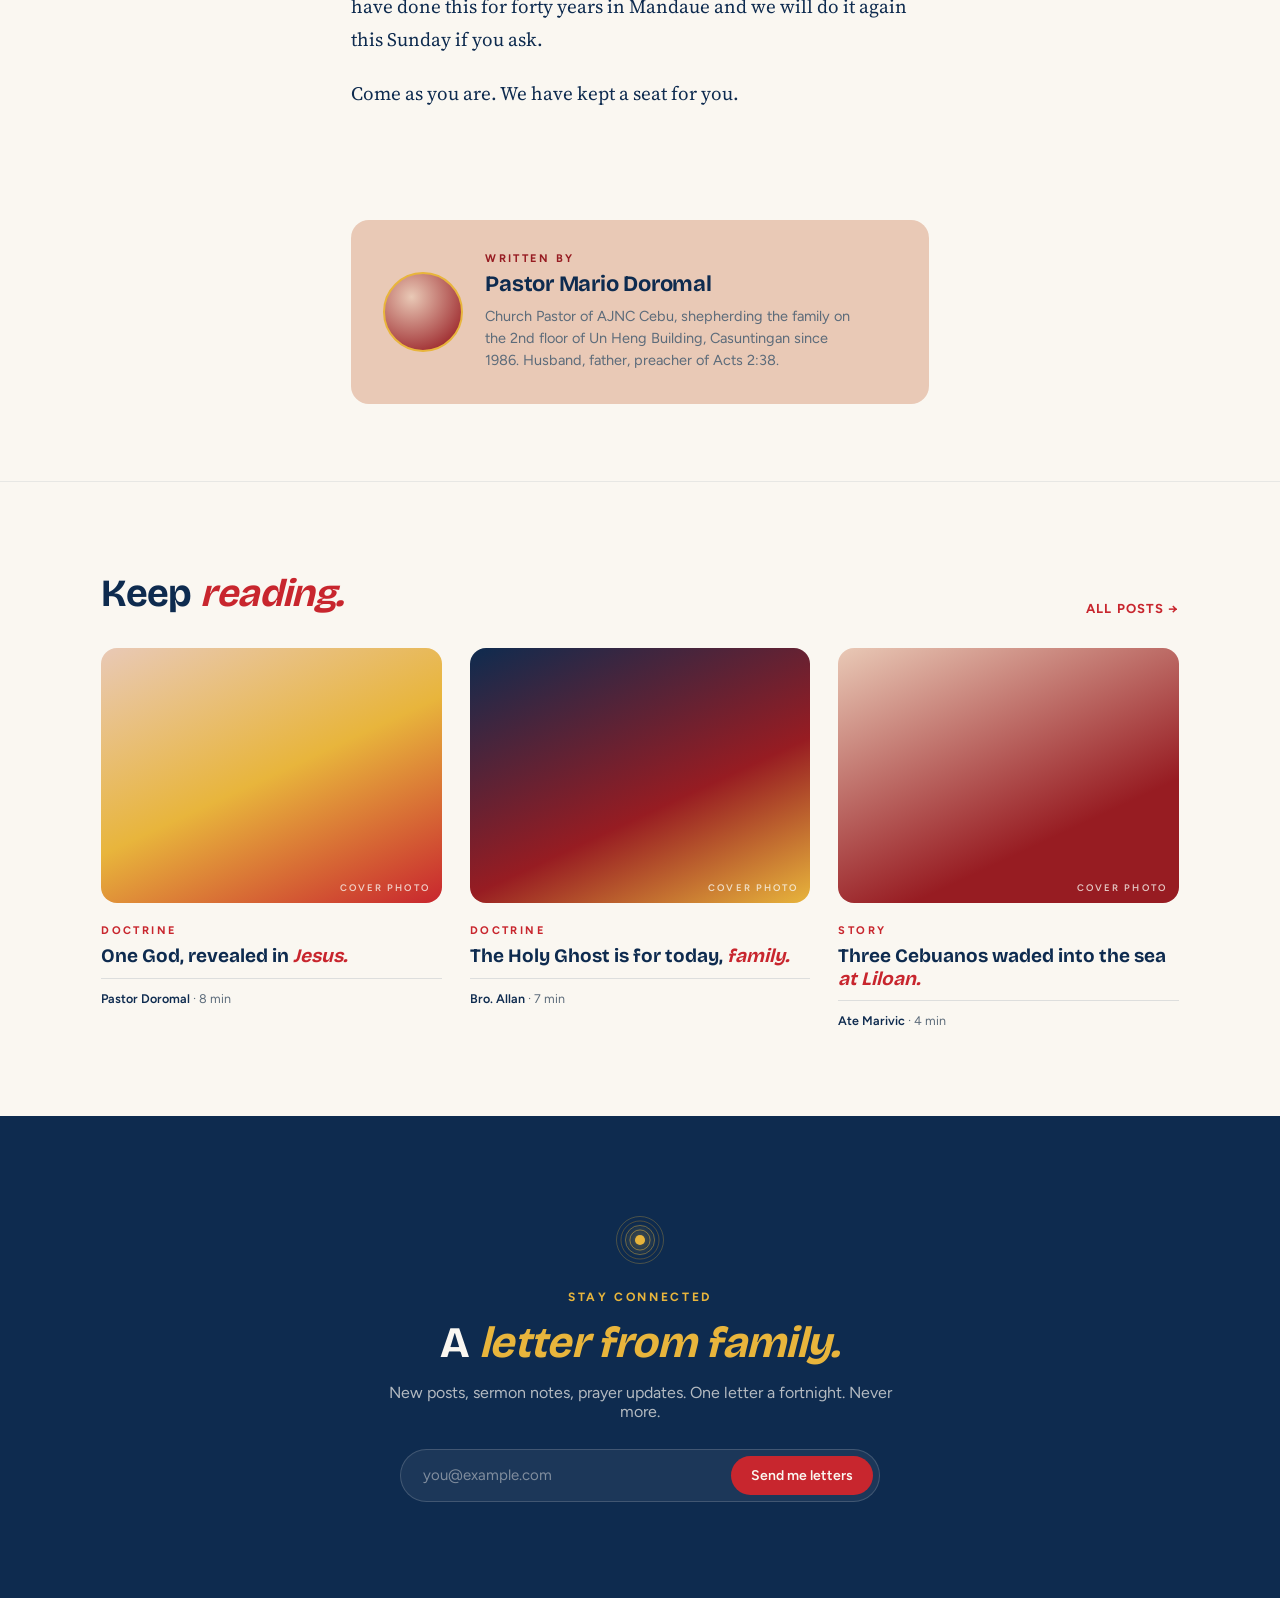
<file: blog/why-we-baptise-in-jesus-name.html>
<!doctype html>
<html lang="en-PH">
<head>
<meta charset="utf-8" />
<meta name="viewport" content="width=device-width,initial-scale=1" />
<link rel="icon" type="image/png" href="../assets/ajnc-seal-mark.png" />
<title>Why we baptise in Jesus' name. | AJNC Cebu, The Word</title>
<meta name="description" content="A plain walk through Acts 2:38, Matthew 28:19, and what the apostles actually preached on the day of Pentecost. From Pastor Mario Doromal of AJNC Cebu." />
<meta name="keywords" content="Acts 2:38, Jesus name baptism, Oneness Pentecostal, apostolic faith, AJNC Cebu, Mandaue, Pastor Mario Doromal" />
<link rel="canonical" href="https://ajnc.ph/blog/why-we-baptise-in-jesus-name" />
<meta name="robots" content="index,follow,max-image-preview:large,max-snippet:-1" />
<meta name="theme-color" content="#FAF7F1" />

<meta property="og:type" content="article" />
<meta property="og:site_name" content="AJNC Cebu" />
<meta property="og:title" content="Why we baptise in Jesus' name. | AJNC Cebu" />
<meta property="og:description" content="A plain walk through Acts 2:38, Matthew 28:19, and what the apostles actually preached on the day of Pentecost." />
<meta property="og:url" content="https://ajnc.ph/blog/why-we-baptise-in-jesus-name" />
<meta property="og:locale" content="en_PH" />
<meta property="article:published_time" content="2026-05-10T08:00:00+08:00" />
<meta property="article:author" content="Pastor Mario Doromal" />
<meta property="article:section" content="Doctrine" />
<meta name="twitter:card" content="summary_large_image" />

<link rel="preconnect" href="https://fonts.googleapis.com" />
<link rel="preconnect" href="https://fonts.gstatic.com" crossorigin />
<link href="https://fonts.googleapis.com/css2?family=Bricolage+Grotesque:opsz,wght@12..96,500;12..96,600;12..96,700;12..96,800&family=Figtree:ital,wght@0,400;0,500;0,600;0,700;1,400;1,500&family=Source+Serif+4:ital,opsz,wght@0,8..60,400;0,8..60,500;0,8..60,600;1,8..60,400&display=swap" rel="stylesheet" />

<script type="application/ld+json">
{
  "@context": "https://schema.org", "@type": "Article", "headline": "Why we baptise in Jesus' name.", "alternativeHeadline": "A plain walk through Acts 2:38", "image": "https://ajnc.ph/blog/covers/why-we-baptise.jpg", "datePublished": "2026-05-10T08:00:00+08:00", "dateModified": "2026-05-10T08:00:00+08:00", "wordCount": 420, "articleSection": "Doctrine", "author": {
    "@type": "Person", "name": "Pastor Mario Doromal", "jobTitle": "Church Pastor, AJNC Cebu"
  }, "publisher": {
    "@type": "ReligiousOrganization", "name": "Apostolic Jesus Name Church Cebu", "url": "https://ajnc.ph/", "logo": {
      "@type": "ImageObject", "url": "https://ajnc.ph/assets/ajnc-seal.png"
    }
  }, "mainEntityOfPage": {
    "@type": "WebPage", "@id": "https://ajnc.ph/blog/why-we-baptise-in-jesus-name"
  }
}
</script>

<style>
:root{
  --bone:#FAF7F1;
  --red:#C8262E;
  --ink:#0E2B4F;
  --gold:#E8B53C;
  --gold-deep:#B8862A;
  --blush:#E9C9B6;
  --garnet:#971C22;
  --slate:#5C6B7A;
  --display:'Bricolage Grotesque', ui-serif, Georgia, serif;
  --body:'Figtree', system-ui, sans-serif;
  --serif:'Source Serif 4', Georgia, serif;
  --maxw:1180px;
  --pad:clamp(20px, 4vw, 56px);
}
*{box-sizing:border-box}
html,body{margin:0;padding:0}
html{scroll-behavior:smooth}
body{
  font-family:var(--body);
  color:var(--ink);
  background:var(--bone);
  -webkit-font-smoothing:antialiased;
}
img{max-width:100%;display:block}
a{color:inherit}
.container{max-width:var(--maxw);margin:0 auto;padding:0 var(--pad)}

/* ============= NAV ============= */
.post-nav{
  position:sticky;top:0;z-index:50;
  background:rgba(250,247,241,.86);
  backdrop-filter:saturate(140%) blur(14px);
  border-bottom:1px solid rgba(14,43,79,.08);
}
.post-nav-inner{
  max-width:var(--maxw);
  margin:0 auto;
  padding:14px var(--pad);
  display:grid;
  grid-template-columns:1fr auto 1fr;
  align-items:center;
  gap:24px;
  font-size:13px;
}
.post-nav a{
  text-decoration:none;
  color:var(--ink);
  font-weight:500;
  opacity:.8;
}
.post-nav .brand{
  display:flex;align-items:center;gap:10px;
  text-decoration:none;color:var(--ink);
  opacity:1;
}
.post-nav .brand .seal{display:block;width:28px;height:28px;flex-shrink:0}
.post-nav .brand .wm{font-family:var(--display);font-weight:700;font-size:14.5px;line-height:1}
.post-nav .brand .wm em{color:var(--red);font-style:italic}
.post-nav a:hover{opacity:1;color:var(--garnet)}
.post-nav .centre{
  text-align:center;
  font-family:var(--display);
  font-weight:600;
  font-size:14.5px;
}
.post-nav .centre em{color:var(--red);font-style:italic}
.post-nav .right{text-align:right;color:var(--slate);font-size:13px}

@media (max-width:640px){
  .post-nav-inner{grid-template-columns:1fr 1fr;gap:12px}
  .post-nav .centre{display:none}
}

/* ============= HERO ============= */
.post-hero{
  padding:clamp(56px, 7vw, 96px) var(--pad) clamp(36px, 4vw, 48px);
  text-align:center;
  background:var(--bone);
}
.post-hero-inner{
  max-width:820px;
  margin:0 auto;
}
.post-hero .tag{
  display:inline-block;
  background:var(--red);color:var(--bone);
  padding:5px 12px;border-radius:999px;
  font-family:var(--body);
  font-size:11px;letter-spacing:.22em;font-weight:700;
  margin-bottom:24px;
  text-transform:uppercase;
}
.post-hero h1{
  font-family:var(--display);
  font-weight:700;
  font-size:clamp(2.2rem, 4.6vw, 3.8rem);
  line-height:1.05;
  letter-spacing:-.02em;
  margin:0 0 16px;
  text-wrap:balance;
}
.post-hero h1 em{color:var(--red);font-style:italic;font-weight:700}
.post-hero .sub{
  font-family:var(--body);
  color:var(--slate);
  font-size:17.5px;
  margin:0 0 24px;
  max-width:60ch;
  margin-left:auto;margin-right:auto;
}
.post-hero .meta{
  display:flex;
  justify-content:center;
  align-items:center;
  gap:8px;
  font-size:13.5px;
  color:var(--slate);
  flex-wrap:wrap;
}
.post-hero .meta strong{color:var(--ink);font-weight:600}
.post-hero .meta .dot{color:rgba(14,43,79,.3)}
.author-avatar{
  width:36px;height:36px;border-radius:50%;
  background:radial-gradient(circle at 35% 30%, #E9C9B6, #971C22 90%);
  border:1.5px solid var(--gold);
  flex-shrink:0;
}

/* ============= COVER ============= */
.cover-wrap{
  max-width:1080px;
  margin:0 auto;
  padding:0 var(--pad) clamp(40px, 5vw, 64px);
}
.cover{
  aspect-ratio:16/9;
  border-radius:22px;
  background:
    linear-gradient(135deg, rgba(232,181,60,.15), rgba(151,28,34,.18)), linear-gradient(160deg, #E9C9B6 0%, #E8B53C 45%, #971C22 100%);
  position:relative;
  overflow:hidden;
  box-shadow:0 30px 60px -28px rgba(14,43,79,.35);
}
.cover::after{
  content:'COVER PHOTO · ACTS 2 38';
  position:absolute;bottom:14px;right:18px;
  font-size:10px;letter-spacing:.22em;color:rgba(250,247,241,.85);font-weight:600;
}
.cover .halo-ph{
  position:absolute;left:50%;top:50%;transform:translate(-50%,-50%);
  width:30%;height:30%;opacity:.65;
}

/* ============= ARTICLE BODY ============= */
.article{
  max-width:680px;
  margin:0 auto;
  padding:0 var(--pad) clamp(40px, 5vw, 64px);
  font-family:var(--serif);
  font-weight:400;
  font-size:19px;
  line-height:1.75;
  color:var(--ink);
}
.article p{margin:0 0 1.1em}
.article strong{color:var(--ink);font-weight:600}
.article a{color:var(--red);text-decoration:underline;text-decoration-color:rgba(200,38,46,.3);text-underline-offset:3px;transition:text-decoration-color .15s}
.article a:hover{text-decoration-color:var(--red)}

/* drop cap */
.article > p:first-of-type::first-letter{
  font-family:var(--display);
  font-style:italic;
  color:var(--red);
  font-weight:700;
  float:left;
  font-size:4.8em;
  line-height:.85;
  margin:6px 12px 0 0;
}

/* h2 */
.article h2{
  font-family:var(--display);
  font-weight:700;
  font-size:1.7em;
  line-height:1.15;
  letter-spacing:-.01em;
  margin:1.8em 0 .6em;
  color:var(--ink);
}
.article h2 em{color:var(--red);font-style:italic;font-weight:700}

/* scripture block */
.scripture{
  background:var(--blush);
  border-left:4px solid var(--gold);
  border-radius:0 12px 12px 0;
  padding:22px 26px;
  margin:1.6em 0;
  font-family:var(--display);
  font-style:italic;
  font-weight:500;
  font-size:1.05em;
  line-height:1.45;
  color:var(--ink);
}
.scripture cite{
  display:block;
  margin-top:10px;
  font-family:var(--body);
  font-style:normal;
  font-weight:700;
  font-size:11px;
  letter-spacing:.22em;
  color:var(--garnet);
  text-transform:uppercase;
}

/* pull quote */
.pull{
  text-align:center;
  font-family:var(--display);
  font-style:italic;
  font-weight:600;
  font-size:clamp(1.4rem, 3vw, 2rem);
  color:var(--red);
  line-height:1.2;
  margin:2em auto;
  padding:1.6em 0;
  position:relative;
  max-width:560px;
}
.pull::before,
.pull::after{
  content:"";
  display:block;
  width:40px;height:1px;
  background:var(--gold);
  margin:0 auto;
}
.pull::before{margin-bottom:1.2em}
.pull::after{margin-top:1.2em}

/* ============= AUTHOR CARD ============= */
.author-card{
  max-width:680px;
  margin:24px auto 0;
  padding:0 var(--pad);
}
.author-card-inner{
  background:var(--blush);
  border-radius:18px;
  padding:32px;
  display:flex;
  align-items:center;
  gap:22px;
  flex-wrap:wrap;
}
.author-card .big-avatar{
  width:80px;height:80px;border-radius:50%;
  background:radial-gradient(circle at 35% 30%, #E9C9B6, #971C22 90%);
  border:2px solid var(--gold);
  flex-shrink:0;
}
.author-card .eyebrow{
  font-family:var(--body);
  text-transform:uppercase;
  letter-spacing:.22em;
  font-size:11px;
  font-weight:700;
  color:var(--garnet);
  display:block;
  margin-bottom:6px;
}
.author-card h3{
  font-family:var(--display);
  font-weight:700;
  font-size:22px;
  margin:0 0 8px;
  letter-spacing:-.01em;
}
.author-card p{
  margin:0;
  font-size:14.5px;
  color:var(--slate);
  line-height:1.55;
  max-width:42ch;
}

/* ============= KEEP READING ============= */
.keep{
  padding:clamp(56px, 7vw, 88px) 0;
  background:var(--bone);
  border-top:1px solid rgba(14,43,79,.08);
  margin-top:clamp(48px, 6vw, 80px);
}
.keep-head{
  max-width:var(--maxw);
  margin:0 auto;
  padding:0 var(--pad) 32px;
  display:flex;
  justify-content:space-between;
  align-items:flex-end;
  gap:24px;
  flex-wrap:wrap;
}
.keep-head h2{
  font-family:var(--display);
  font-weight:700;
  font-size:clamp(1.8rem, 3.2vw, 2.4rem);
  letter-spacing:-.015em;
  margin:0;
}
.keep-head h2 em{color:var(--red);font-style:italic;font-weight:700}
.keep-head a{
  color:var(--red);
  text-decoration:none;
  font-size:13px;
  letter-spacing:.08em;
  font-weight:700;
  text-transform:uppercase;
}
.keep-head a:hover{color:var(--garnet)}
.keep-grid{
  max-width:var(--maxw);
  margin:0 auto;
  padding:0 var(--pad);
  display:grid;
  grid-template-columns:repeat(3, 1fr);
  gap:28px;
}
@media (max-width:880px){.keep-grid{grid-template-columns:1fr}}
.post-card{
  text-decoration:none;color:var(--ink);
  transition:transform .2s ease;
}
.post-card:hover{transform:translateY(-3px)}
.post-card:hover h4{color:var(--garnet)}
.post-cover{
  aspect-ratio:4/3;border-radius:16px;
  margin-bottom:16px;position:relative;overflow:hidden;
}
.post-cover::after{
  content:'COVER PHOTO';
  position:absolute;bottom:10px;right:12px;
  font-size:9.5px;letter-spacing:.22em;color:rgba(250,247,241,.78);font-weight:600;
}
.cov-a{background:linear-gradient(155deg,#E9C9B6,#E8B53C 50%,#C8262E)}
.cov-b{background:linear-gradient(155deg,#0E2B4F,#971C22 60%,#E8B53C)}
.cov-c{background:linear-gradient(155deg,#E9C9B6,#971C22 70%)}
.post-card .cat{
  display:inline-block;color:var(--red);
  font-size:11px;letter-spacing:.22em;
  font-weight:700;text-transform:uppercase;margin-bottom:8px;
}
.post-card h4{
  font-family:var(--display);
  font-weight:700;font-size:19px;line-height:1.18;
  margin:0 0 10px;color:var(--ink);transition:color .15s;
}
.post-card h4 em{color:var(--red);font-style:italic}
.post-card .post-meta{
  padding-top:12px;
  border-top:1px solid rgba(14,43,79,.12);
  font-size:12.5px;color:var(--slate);
}
.post-card .post-meta strong{color:var(--ink);font-weight:600}

/* ============= NEWSLETTER FOOTER ============= */
.foot{
  background:var(--ink);
  color:var(--bone);
  padding:clamp(64px, 8vw, 96px) var(--pad);
  text-align:center;
}
.foot .halo{display:block;margin:0 auto 18px;width:56px;height:56px}
.foot .eyebrow{
  font-family:var(--body);
  text-transform:uppercase;letter-spacing:.22em;
  font-size:12px;font-weight:700;color:var(--gold);
}
.foot h2{
  font-family:var(--display);
  font-weight:700;
  font-size:clamp(2rem, 3.4vw, 2.8rem);
  margin:12px 0 14px;
  letter-spacing:-.015em;
}
.foot h2 em{color:var(--gold);font-style:italic}
.foot p{color:rgba(250,247,241,.7);max-width:520px;margin:0 auto 28px}
.foot form{
  display:flex;gap:8px;max-width:480px;margin:0 auto;
  background:rgba(250,247,241,.06);
  border:1px solid rgba(250,247,241,.16);
  border-radius:999px;padding:6px;
}
.foot input{
  flex:1;background:transparent;border:0;outline:none;color:var(--bone);
  font-family:var(--body);font-size:15px;padding:10px 16px;
}
.foot input::placeholder{color:rgba(250,247,241,.45)}
.foot button{
  background:var(--red);color:var(--bone);
  border:0;padding:11px 20px;border-radius:999px;
  font-family:var(--body);font-weight:600;font-size:14px;
  cursor:pointer;transition:background .2s;
}
.foot button:hover{background:#a31f25}
</style>
</head>
<body>

<svg width="0" height="0" style="position:absolute" aria-hidden="true">
  <defs>
    <symbol id="halo" viewBox="-50 -50 100 100">
      <radialGradient id="haloGlow" cx="50%" cy="50%" r="50%">
        <stop offset="0%" stop-color="#E8B53C" stop-opacity=".28"/>
        <stop offset="65%" stop-color="#E8B53C" stop-opacity="0"/>
      </radialGradient>
      <circle cx="0" cy="0" r="46" fill="url(#haloGlow)"/>
      <circle cx="0" cy="0" r="42" fill="none" stroke="#E8B53C" stroke-width=".5"/>
      <circle cx="0" cy="0" r="34" fill="none" stroke="#B8862A" stroke-width=".7"/>
      <circle cx="0" cy="0" r="26" fill="none" stroke="#E8B53C" stroke-width=".75"/>
      <circle cx="0" cy="0" r="18" fill="none" stroke="#E8B53C" stroke-width=".9"/>
      <circle cx="0" cy="0" r="9" fill="#E8B53C"/>
    </symbol>
  </defs>
</svg>

<header class="post-nav" role="banner">
  <div class="post-nav-inner">
    <a href="./">← All posts</a>
    <a class="brand centre" href="../index.html">
      <img class="seal" src="../assets/ajnc-seal.png" alt="Apostolic Jesus Name Church seal" />
      <span class="wm">AJNC Cebu · <em>The Word</em></span>
    </a>
    <div class="right">10 May 2026</div>
  </div>
</header>

<main>

<!-- ============= HERO ============= -->
<section class="post-hero">
  <div class="post-hero-inner">
    <span class="tag">Doctrine</span>
    <h1>Why we baptise in <em>Jesus' name.</em></h1>
    <p class="sub">Acts 2:38 is not a footnote in our faith. It is the door. Here is what Peter preached, and why we still preach it in Mandaue.</p>
    <div class="meta">
      <div class="author-avatar" aria-hidden="true"></div>
      <strong>Pastor Mario Doromal</strong>
      <span class="dot">·</span>
      <span>10 May 2026</span>
      <span class="dot">·</span>
      <span>6 min read</span>
    </div>
  </div>
</section>

<!-- ============= COVER ============= -->
<div class="cover-wrap">
  <div class="cover" role="img" aria-label="Cover image placeholder for Why we baptise in Jesus' name">
    <svg class="halo-ph" aria-hidden="true"><use href="#halo"/></svg>
  </div>
</div>

<!-- ============= ARTICLE ============= -->
<article class="article">
  <p>On the day of Pentecost, Peter stood up with the eleven and preached. The crowd was cut to the heart and asked the question every honest person eventually asks. <em>"Men and brethren, what shall we do?"</em> Peter did not give a vague answer. He gave a specific one. He gave the same one we still give in Casuntingan, on the second floor of Un Heng Building, every time someone walks up after the service and asks what to do next.</p>

  <div class="scripture">
    "Repent, and be baptized every one of you in the name of Jesus Christ for the remission of sins, and ye shall receive the gift of the Holy Ghost."
    <cite>Acts 2:38</cite>
  </div>

  <p>That is the door. Repentance. Baptism in the name of Jesus Christ. The infilling of the Holy Ghost. Three things, one gospel, preached by a man who had just been filled with the Spirit in the upper room. He did not invent it. He repeated what Jesus had told them to do.</p>

  <h2>But what about <em>Matthew 28:19?</em></h2>

  <p>It is the question every honest family asks, and it deserves an honest answer. Jesus said, "Go ye therefore, and teach all nations, baptizing them in the name of the Father, and of the Son, and of the Holy Ghost." Peter heard those words. So did John, and James, and the rest. They were standing on the mountain when He said it.</p>

  <p>And then, ten days after He ascended, Peter stood up and obeyed. He named the name. <strong>Father, Son, and Holy Ghost</strong> are not three names. They are titles. The name that fills them all is Jesus. The Son's name is Jesus. The Father gave the Son His name (John 5:43). The Spirit comes in His name (John 14:26). One name fills the formula, and the apostles knew it.</p>

  <p>That is why the book of Acts never records a single trinitarian baptism. It records baptism in the name of <a href="https://www.biblegateway.com/passage/?search=Acts+2:38">Jesus</a>, again and again, from Pentecost in Jerusalem to a Roman household in Caesarea to a riverbank in Philippi to a synagogue in Ephesus.</p>

  <div class="scripture">
    "Neither is there salvation in any other: for there is none other name under heaven given among men, whereby we must be saved."
    <cite>Acts 4:12</cite>
  </div>

  <p class="pull">There is one name. The name above every name. And that name is Jesus.</p>

  <h2>What baptism actually <em>does.</em></h2>

  <p>Baptism is not a public ceremony. It is not a graduation. It is a burial. Paul says so plainly. "We are buried with him by baptism into death." The waters are a grave. We go down in them because the old life has ended. We come up because a new one has started. The remission of sins is real. The Spirit fills the empty room.</p>

  <p>If you have been considering this step, family, the waters are open. There is no fee. There is no test. There is no waiting list. Pastor or one of the brothers will sit with you for as long as you need. We have done this for forty years in Mandaue and we will do it again this Sunday if you ask.</p>

  <p>Come as you are. We have kept a seat for you.</p>
</article>

<!-- ============= AUTHOR CARD ============= -->
<div class="author-card">
  <div class="author-card-inner">
    <div class="big-avatar" aria-hidden="true"></div>
    <div>
      <span class="eyebrow">Written by</span>
      <h3>Pastor Mario Doromal</h3>
      <p>Church Pastor of AJNC Cebu, shepherding the family on the 2nd floor of Un Heng Building, Casuntingan since 1986. Husband, father, preacher of Acts 2:38.</p>
    </div>
  </div>
</div>

<!-- ============= KEEP READING ============= -->
<section class="keep">
  <div class="keep-head">
    <h2>Keep <em>reading.</em></h2>
    <a href="./">All posts →</a>
  </div>
  <div class="keep-grid">
    <a class="post-card" href="./why-we-baptise-in-jesus-name.html">
      <div class="post-cover cov-a"></div>
      <span class="cat">Doctrine</span>
      <h4>One God, revealed in <em>Jesus.</em></h4>
      <div class="post-meta"><strong>Pastor Doromal</strong> · 8 min</div>
    </a>
    <a class="post-card" href="./why-we-baptise-in-jesus-name.html">
      <div class="post-cover cov-b"></div>
      <span class="cat">Doctrine</span>
      <h4>The Holy Ghost is for today, <em>family.</em></h4>
      <div class="post-meta"><strong>Bro. Allan</strong> · 7 min</div>
    </a>
    <a class="post-card" href="./why-we-baptise-in-jesus-name.html">
      <div class="post-cover cov-c"></div>
      <span class="cat">Story</span>
      <h4>Three Cebuanos waded into the sea <em>at Liloan.</em></h4>
      <div class="post-meta"><strong>Ate Marivic</strong> · 4 min</div>
    </a>
  </div>
</section>

<!-- ============= NEWSLETTER ============= -->
<section class="foot">
  <svg class="halo" aria-hidden="true"><use href="#halo"/></svg>
  <span class="eyebrow">Stay connected</span>
  <h2>A <em>letter from family.</em></h2>
  <p>New posts, sermon notes, prayer updates. One letter a fortnight. Never more.</p>
  <form onsubmit="event.preventDefault();this.querySelector('input').value='';this.querySelector('button').textContent='Sent. See you Sunday.'" novalidate>
    <input type="email" required placeholder="you@example.com" aria-label="Email address" />
    <button type="submit">Send me letters</button>
  </form>
</section>

</main>

</body>
</html>
</file>
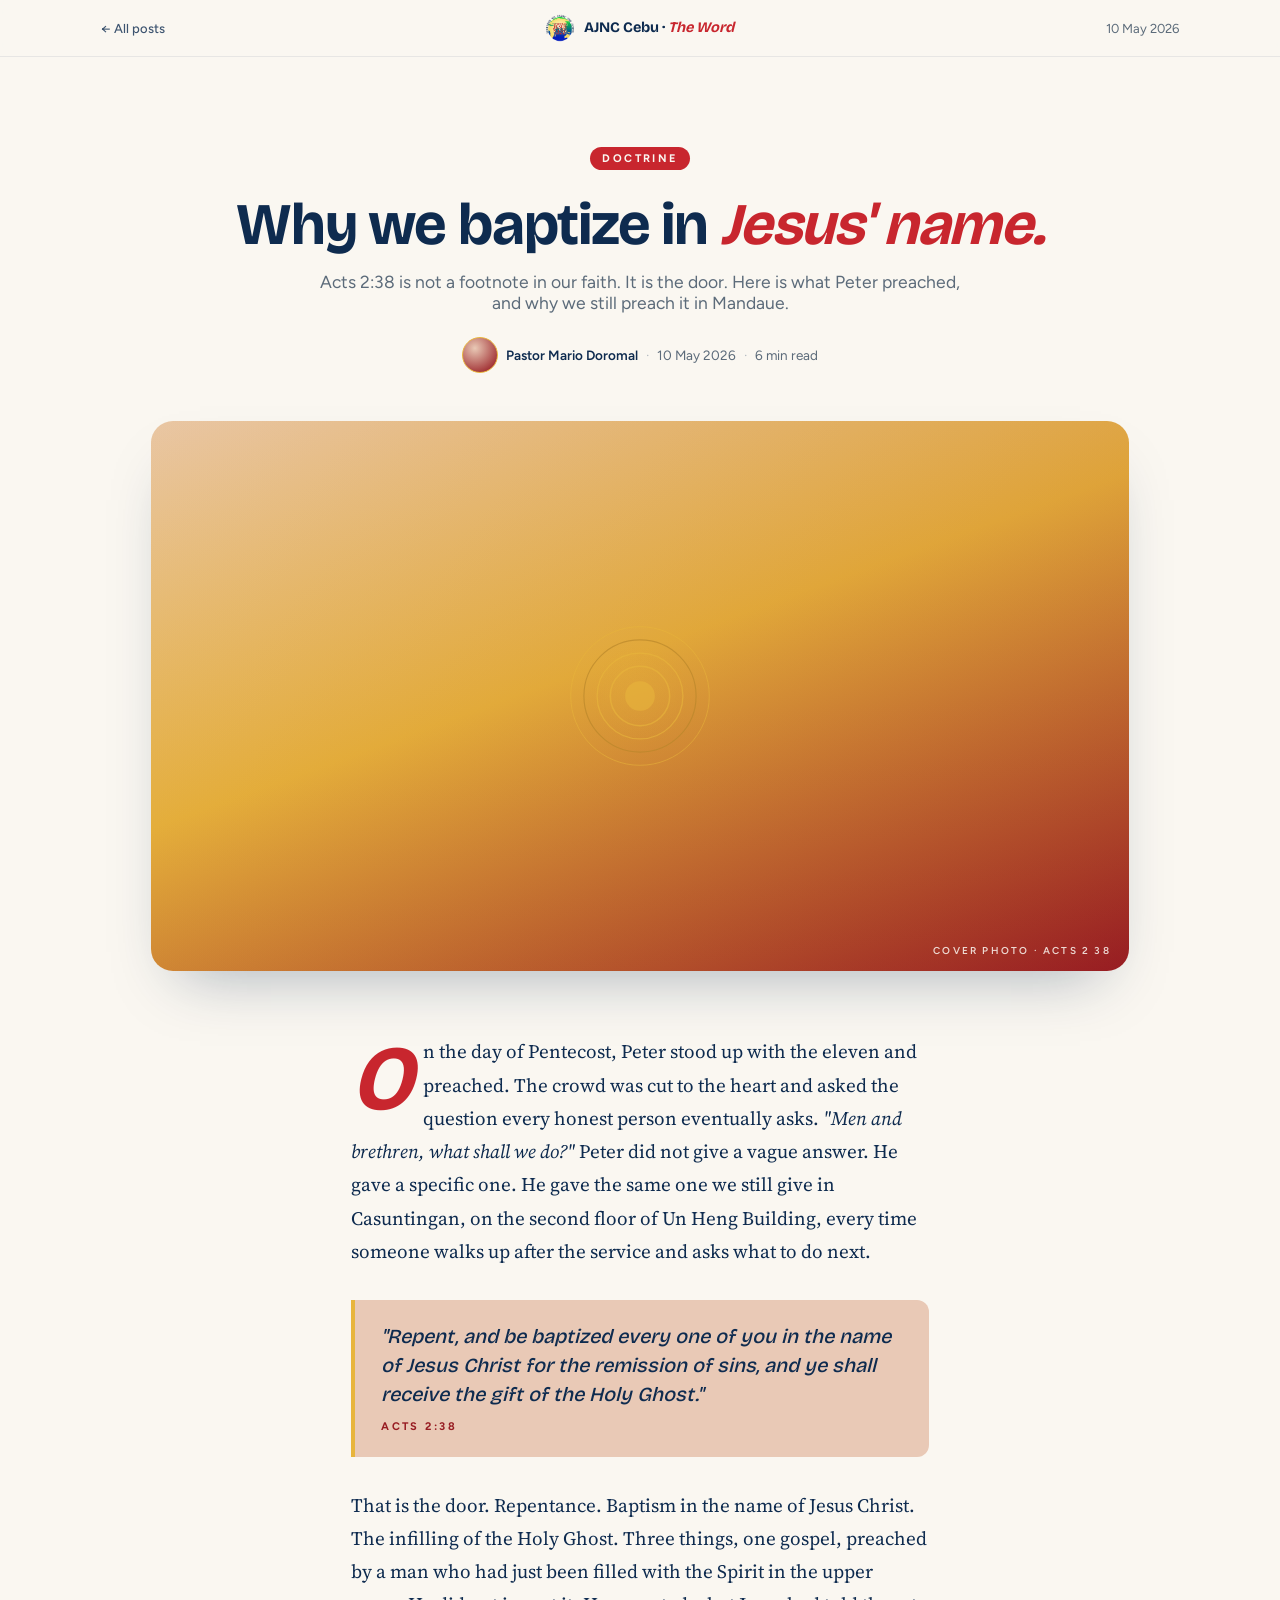
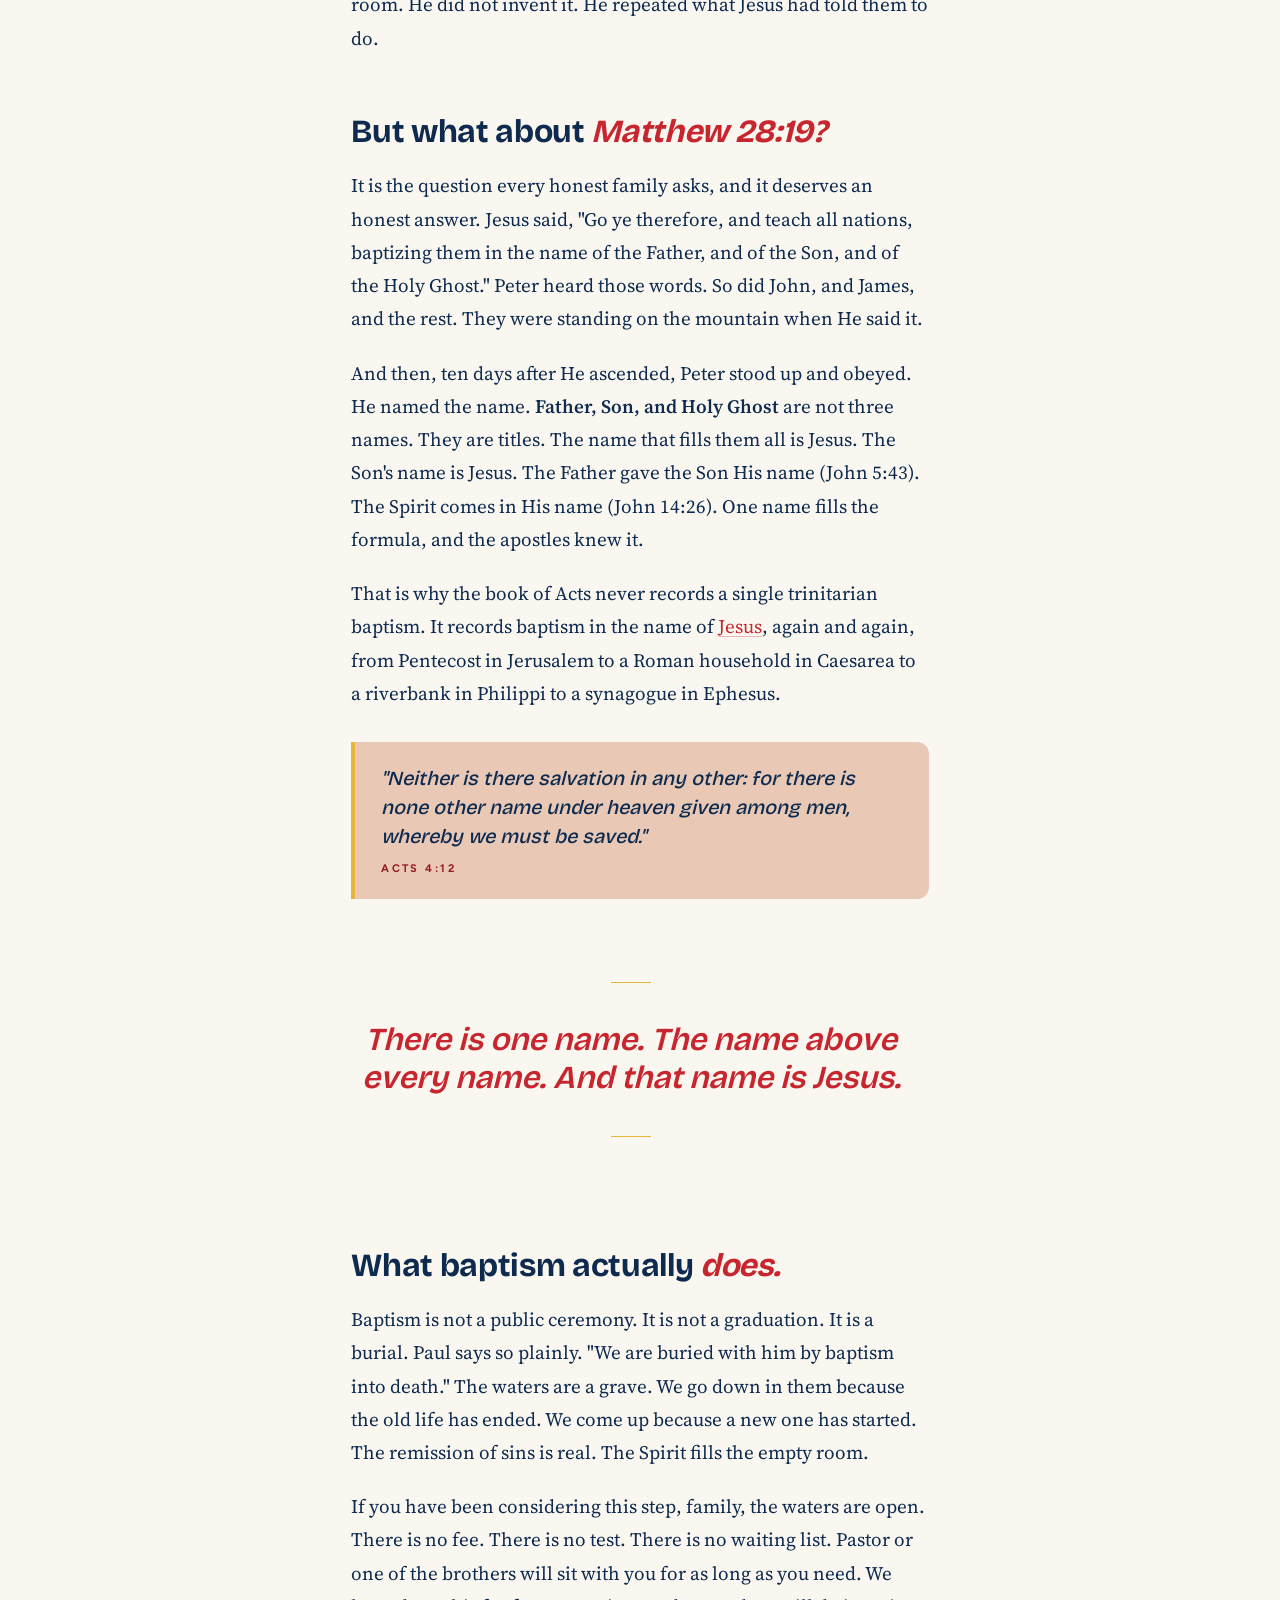
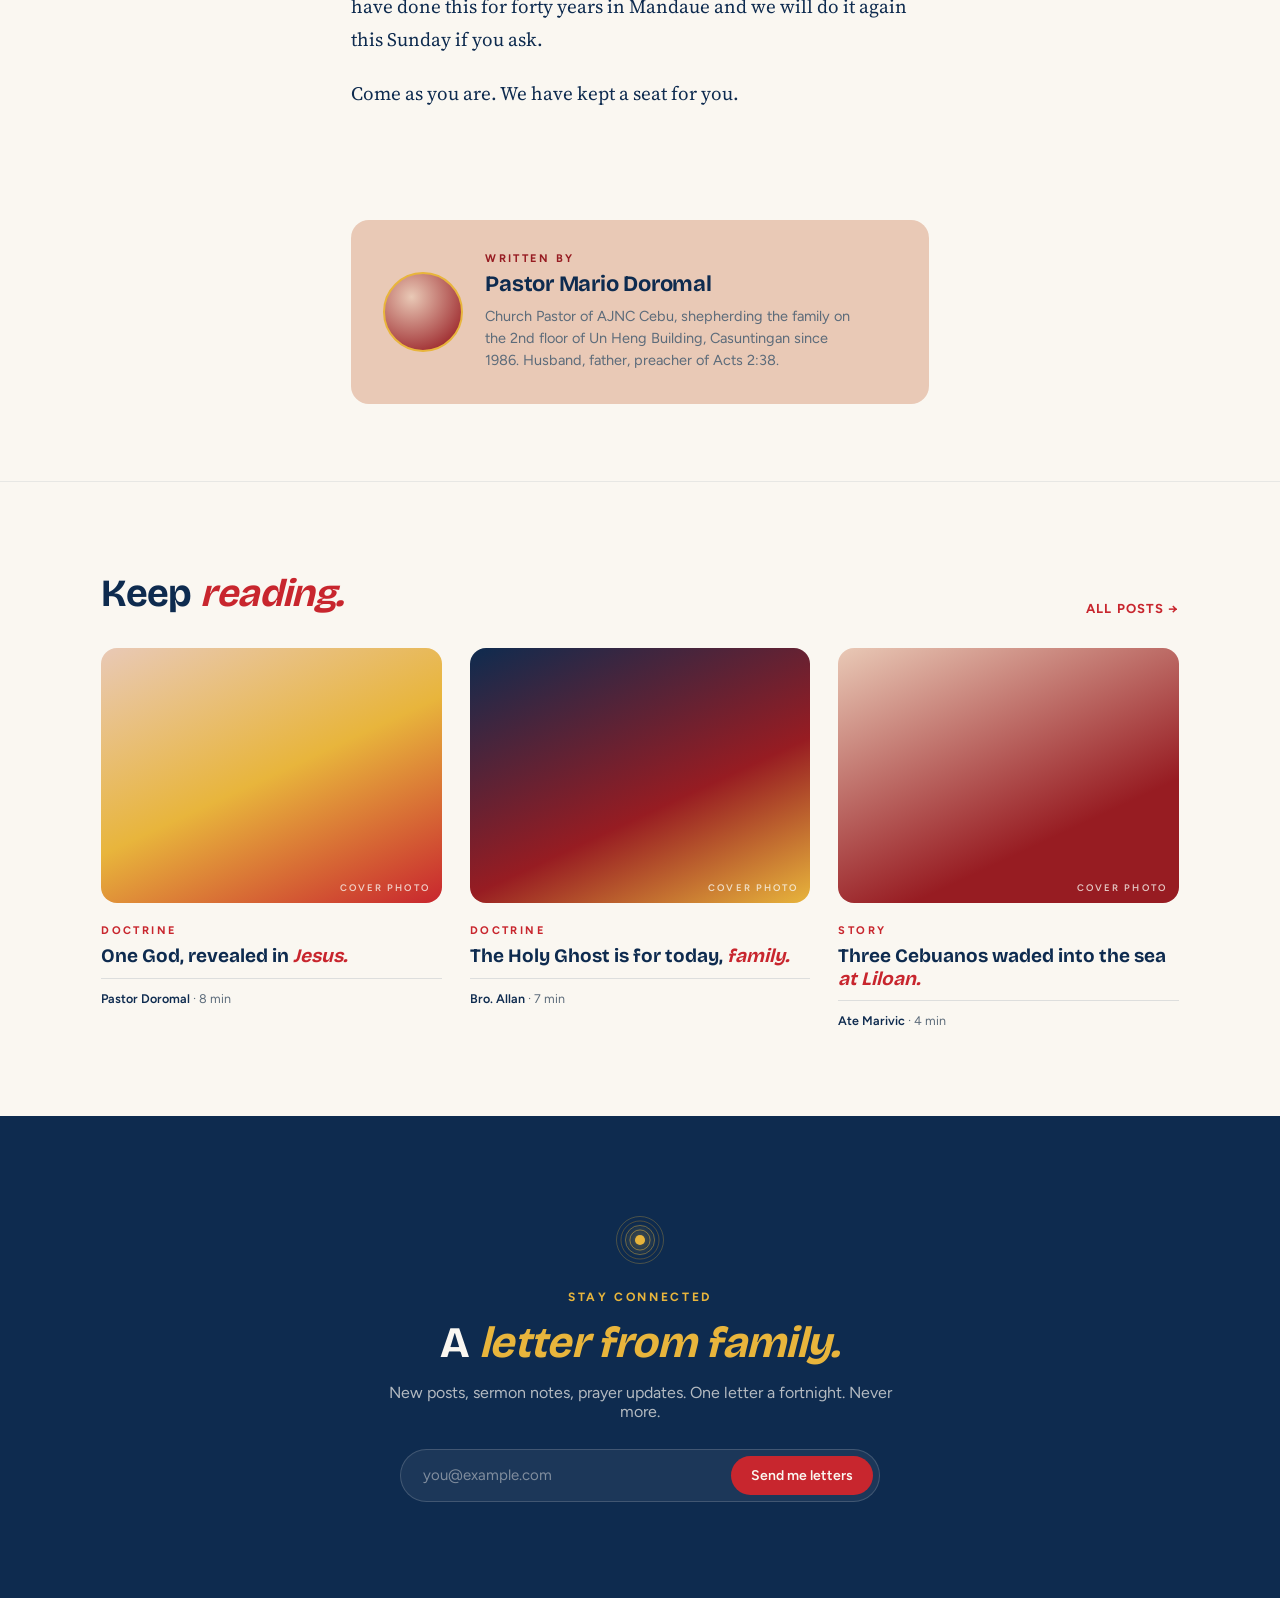
<file: blog/why-we-baptize-in-jesus-name.html>
<!doctype html>
<html lang="en-PH">
<head>
<meta charset="utf-8" />
<meta name="viewport" content="width=device-width,initial-scale=1" />
<link rel="icon" type="image/png" href="../assets/ajnc-seal-mark.png" />
<title>Why we baptize in Jesus' name. | AJNC Cebu, The Word</title>
<meta name="description" content="A plain walk through Acts 2:38, Matthew 28:19, and what the apostles actually preached on the day of Pentecost. From Pastor Mario Doromal of AJNC Cebu." />
<meta name="keywords" content="Acts 2:38, Jesus name baptism, Oneness Pentecostal, apostolic faith, AJNC Cebu, Mandaue, Pastor Mario Doromal" />
<link rel="canonical" href="https://ajnc.ph/blog/why-we-baptize-in-jesus-name" />
<meta name="robots" content="index,follow,max-image-preview:large,max-snippet:-1" />
<meta name="theme-color" content="#FAF7F1" />

<meta property="og:type" content="article" />
<meta property="og:site_name" content="AJNC Cebu" />
<meta property="og:title" content="Why we baptize in Jesus' name. | AJNC Cebu" />
<meta property="og:description" content="A plain walk through Acts 2:38, Matthew 28:19, and what the apostles actually preached on the day of Pentecost." />
<meta property="og:url" content="https://ajnc.ph/blog/why-we-baptize-in-jesus-name" />
<meta property="og:locale" content="en_PH" />
<meta property="article:published_time" content="2026-05-10T08:00:00+08:00" />
<meta property="article:author" content="Pastor Mario Doromal" />
<meta property="article:section" content="Doctrine" />
<meta name="twitter:card" content="summary_large_image" />

<link rel="preconnect" href="https://fonts.googleapis.com" />
<link rel="preconnect" href="https://fonts.gstatic.com" crossorigin />
<link href="https://fonts.googleapis.com/css2?family=Bricolage+Grotesque:opsz,wght@12..96,500;12..96,600;12..96,700;12..96,800&family=Figtree:ital,wght@0,400;0,500;0,600;0,700;1,400;1,500&family=Source+Serif+4:ital,opsz,wght@0,8..60,400;0,8..60,500;0,8..60,600;1,8..60,400&display=swap" rel="stylesheet" />

<script type="application/ld+json">
{
  "@context": "https://schema.org", "@type": "Article", "headline": "Why we baptize in Jesus' name.", "alternativeHeadline": "A plain walk through Acts 2:38", "image": "https://ajnc.ph/blog/covers/why-we-baptize.jpg", "datePublished": "2026-05-10T08:00:00+08:00", "dateModified": "2026-05-10T08:00:00+08:00", "wordCount": 420, "articleSection": "Doctrine", "author": {
    "@type": "Person", "name": "Pastor Mario Doromal", "jobTitle": "Church Pastor, AJNC Cebu"
  }, "publisher": {
    "@type": "ReligiousOrganization", "name": "Apostolic Jesus Name Church Cebu", "url": "https://ajnc.ph/", "logo": {
      "@type": "ImageObject", "url": "https://ajnc.ph/assets/ajnc-seal.png"
    }
  }, "mainEntityOfPage": {
    "@type": "WebPage", "@id": "https://ajnc.ph/blog/why-we-baptize-in-jesus-name"
  }
}
</script>

<style>
:root{
  --bone:#FAF7F1;
  --red:#C8262E;
  --ink:#0E2B4F;
  --gold:#E8B53C;
  --gold-deep:#B8862A;
  --blush:#E9C9B6;
  --garnet:#971C22;
  --slate:#5C6B7A;
  --display:'Bricolage Grotesque', ui-serif, Georgia, serif;
  --body:'Figtree', system-ui, sans-serif;
  --serif:'Source Serif 4', Georgia, serif;
  --maxw:1180px;
  --pad:clamp(20px, 4vw, 56px);
}
*{box-sizing:border-box}
html,body{margin:0;padding:0}
html{scroll-behavior:smooth}
body{
  font-family:var(--body);
  color:var(--ink);
  background:var(--bone);
  -webkit-font-smoothing:antialiased;
}
img{max-width:100%;display:block}
a{color:inherit}
.container{max-width:var(--maxw);margin:0 auto;padding:0 var(--pad)}

/* ============= NAV ============= */
.post-nav{
  position:sticky;top:0;z-index:50;
  background:rgba(250,247,241,.86);
  backdrop-filter:saturate(140%) blur(14px);
  border-bottom:1px solid rgba(14,43,79,.08);
}
.post-nav-inner{
  max-width:var(--maxw);
  margin:0 auto;
  padding:14px var(--pad);
  display:grid;
  grid-template-columns:1fr auto 1fr;
  align-items:center;
  gap:24px;
  font-size:13px;
}
.post-nav a{
  text-decoration:none;
  color:var(--ink);
  font-weight:500;
  opacity:.8;
}
.post-nav .brand{
  display:flex;align-items:center;gap:10px;
  text-decoration:none;color:var(--ink);
  opacity:1;
}
.post-nav .brand .seal{display:block;width:28px;height:28px;flex-shrink:0}
.post-nav .brand .wm{font-family:var(--display);font-weight:700;font-size:14.5px;line-height:1}
.post-nav .brand .wm em{color:var(--red);font-style:italic}
.post-nav a:hover{opacity:1;color:var(--garnet)}
.post-nav .center{
  text-align:center;
  font-family:var(--display);
  font-weight:600;
  font-size:14.5px;
}
.post-nav .center em{color:var(--red);font-style:italic}
.post-nav .right{text-align:right;color:var(--slate);font-size:13px}

@media (max-width:640px){
  .post-nav-inner{grid-template-columns:1fr 1fr;gap:12px}
  .post-nav .center{display:none}
}

/* ============= HERO ============= */
.post-hero{
  padding:clamp(56px, 7vw, 96px) var(--pad) clamp(36px, 4vw, 48px);
  text-align:center;
  background:var(--bone);
}
.post-hero-inner{
  max-width:820px;
  margin:0 auto;
}
.post-hero .tag{
  display:inline-block;
  background:var(--red);color:var(--bone);
  padding:5px 12px;border-radius:999px;
  font-family:var(--body);
  font-size:11px;letter-spacing:.22em;font-weight:700;
  margin-bottom:24px;
  text-transform:uppercase;
}
.post-hero h1{
  font-family:var(--display);
  font-weight:700;
  font-size:clamp(2.2rem, 4.6vw, 3.8rem);
  line-height:1.05;
  letter-spacing:-.02em;
  margin:0 0 16px;
  text-wrap:balance;
}
.post-hero h1 em{color:var(--red);font-style:italic;font-weight:700}
.post-hero .sub{
  font-family:var(--body);
  color:var(--slate);
  font-size:17.5px;
  margin:0 0 24px;
  max-width:60ch;
  margin-left:auto;margin-right:auto;
}
.post-hero .meta{
  display:flex;
  justify-content:center;
  align-items:center;
  gap:8px;
  font-size:13.5px;
  color:var(--slate);
  flex-wrap:wrap;
}
.post-hero .meta strong{color:var(--ink);font-weight:600}
.post-hero .meta .dot{color:rgba(14,43,79,.3)}
.author-avatar{
  width:36px;height:36px;border-radius:50%;
  background:radial-gradient(circle at 35% 30%, #E9C9B6, #971C22 90%);
  border:1.5px solid var(--gold);
  flex-shrink:0;
}

/* ============= COVER ============= */
.cover-wrap{
  max-width:1080px;
  margin:0 auto;
  padding:0 var(--pad) clamp(40px, 5vw, 64px);
}
.cover{
  aspect-ratio:16/9;
  border-radius:22px;
  background:
    linear-gradient(135deg, rgba(232,181,60,.15), rgba(151,28,34,.18)), linear-gradient(160deg, #E9C9B6 0%, #E8B53C 45%, #971C22 100%);
  position:relative;
  overflow:hidden;
  box-shadow:0 30px 60px -28px rgba(14,43,79,.35);
}
.cover::after{
  content:'COVER PHOTO · ACTS 2 38';
  position:absolute;bottom:14px;right:18px;
  font-size:10px;letter-spacing:.22em;color:rgba(250,247,241,.85);font-weight:600;
}
.cover .halo-ph{
  position:absolute;left:50%;top:50%;transform:translate(-50%,-50%);
  width:30%;height:30%;opacity:.65;
}

/* ============= ARTICLE BODY ============= */
.article{
  max-width:680px;
  margin:0 auto;
  padding:0 var(--pad) clamp(40px, 5vw, 64px);
  font-family:var(--serif);
  font-weight:400;
  font-size:19px;
  line-height:1.75;
  color:var(--ink);
}
.article p{margin:0 0 1.1em}
.article strong{color:var(--ink);font-weight:600}
.article a{color:var(--red);text-decoration:underline;text-decoration-color:rgba(200,38,46,.3);text-underline-offset:3px;transition:text-decoration-color .15s}
.article a:hover{text-decoration-color:var(--red)}

/* drop cap */
.article > p:first-of-type::first-letter{
  font-family:var(--display);
  font-style:italic;
  color:var(--red);
  font-weight:700;
  float:left;
  font-size:4.8em;
  line-height:.85;
  margin:6px 12px 0 0;
}

/* h2 */
.article h2{
  font-family:var(--display);
  font-weight:700;
  font-size:1.7em;
  line-height:1.15;
  letter-spacing:-.01em;
  margin:1.8em 0 .6em;
  color:var(--ink);
}
.article h2 em{color:var(--red);font-style:italic;font-weight:700}

/* scripture block */
.scripture{
  background:var(--blush);
  border-left:4px solid var(--gold);
  border-radius:0 12px 12px 0;
  padding:22px 26px;
  margin:1.6em 0;
  font-family:var(--display);
  font-style:italic;
  font-weight:500;
  font-size:1.05em;
  line-height:1.45;
  color:var(--ink);
}
.scripture cite{
  display:block;
  margin-top:10px;
  font-family:var(--body);
  font-style:normal;
  font-weight:700;
  font-size:11px;
  letter-spacing:.22em;
  color:var(--garnet);
  text-transform:uppercase;
}

/* pull quote */
.pull{
  text-align:center;
  font-family:var(--display);
  font-style:italic;
  font-weight:600;
  font-size:clamp(1.4rem, 3vw, 2rem);
  color:var(--red);
  line-height:1.2;
  margin:2em auto;
  padding:1.6em 0;
  position:relative;
  max-width:560px;
}
.pull::before,
.pull::after{
  content:"";
  display:block;
  width:40px;height:1px;
  background:var(--gold);
  margin:0 auto;
}
.pull::before{margin-bottom:1.2em}
.pull::after{margin-top:1.2em}

/* ============= AUTHOR CARD ============= */
.author-card{
  max-width:680px;
  margin:24px auto 0;
  padding:0 var(--pad);
}
.author-card-inner{
  background:var(--blush);
  border-radius:18px;
  padding:32px;
  display:flex;
  align-items:center;
  gap:22px;
  flex-wrap:wrap;
}
.author-card .big-avatar{
  width:80px;height:80px;border-radius:50%;
  background:radial-gradient(circle at 35% 30%, #E9C9B6, #971C22 90%);
  border:2px solid var(--gold);
  flex-shrink:0;
}
.author-card .eyebrow{
  font-family:var(--body);
  text-transform:uppercase;
  letter-spacing:.22em;
  font-size:11px;
  font-weight:700;
  color:var(--garnet);
  display:block;
  margin-bottom:6px;
}
.author-card h3{
  font-family:var(--display);
  font-weight:700;
  font-size:22px;
  margin:0 0 8px;
  letter-spacing:-.01em;
}
.author-card p{
  margin:0;
  font-size:14.5px;
  color:var(--slate);
  line-height:1.55;
  max-width:42ch;
}

/* ============= KEEP READING ============= */
.keep{
  padding:clamp(56px, 7vw, 88px) 0;
  background:var(--bone);
  border-top:1px solid rgba(14,43,79,.08);
  margin-top:clamp(48px, 6vw, 80px);
}
.keep-head{
  max-width:var(--maxw);
  margin:0 auto;
  padding:0 var(--pad) 32px;
  display:flex;
  justify-content:space-between;
  align-items:flex-end;
  gap:24px;
  flex-wrap:wrap;
}
.keep-head h2{
  font-family:var(--display);
  font-weight:700;
  font-size:clamp(1.8rem, 3.2vw, 2.4rem);
  letter-spacing:-.015em;
  margin:0;
}
.keep-head h2 em{color:var(--red);font-style:italic;font-weight:700}
.keep-head a{
  color:var(--red);
  text-decoration:none;
  font-size:13px;
  letter-spacing:.08em;
  font-weight:700;
  text-transform:uppercase;
}
.keep-head a:hover{color:var(--garnet)}
.keep-grid{
  max-width:var(--maxw);
  margin:0 auto;
  padding:0 var(--pad);
  display:grid;
  grid-template-columns:repeat(3, 1fr);
  gap:28px;
}
@media (max-width:880px){.keep-grid{grid-template-columns:1fr}}
.post-card{
  text-decoration:none;color:var(--ink);
  transition:transform .2s ease;
}
.post-card:hover{transform:translateY(-3px)}
.post-card:hover h4{color:var(--garnet)}
.post-cover{
  aspect-ratio:4/3;border-radius:16px;
  margin-bottom:16px;position:relative;overflow:hidden;
}
.post-cover::after{
  content:'COVER PHOTO';
  position:absolute;bottom:10px;right:12px;
  font-size:9.5px;letter-spacing:.22em;color:rgba(250,247,241,.78);font-weight:600;
}
.cov-a{background:linear-gradient(155deg,#E9C9B6,#E8B53C 50%,#C8262E)}
.cov-b{background:linear-gradient(155deg,#0E2B4F,#971C22 60%,#E8B53C)}
.cov-c{background:linear-gradient(155deg,#E9C9B6,#971C22 70%)}
.post-card .cat{
  display:inline-block;color:var(--red);
  font-size:11px;letter-spacing:.22em;
  font-weight:700;text-transform:uppercase;margin-bottom:8px;
}
.post-card h4{
  font-family:var(--display);
  font-weight:700;font-size:19px;line-height:1.18;
  margin:0 0 10px;color:var(--ink);transition:color .15s;
}
.post-card h4 em{color:var(--red);font-style:italic}
.post-card .post-meta{
  padding-top:12px;
  border-top:1px solid rgba(14,43,79,.12);
  font-size:12.5px;color:var(--slate);
}
.post-card .post-meta strong{color:var(--ink);font-weight:600}

/* ============= NEWSLETTER FOOTER ============= */
.foot{
  background:var(--ink);
  color:var(--bone);
  padding:clamp(64px, 8vw, 96px) var(--pad);
  text-align:center;
}
.foot .halo{display:block;margin:0 auto 18px;width:56px;height:56px}
.foot .eyebrow{
  font-family:var(--body);
  text-transform:uppercase;letter-spacing:.22em;
  font-size:12px;font-weight:700;color:var(--gold);
}
.foot h2{
  font-family:var(--display);
  font-weight:700;
  font-size:clamp(2rem, 3.4vw, 2.8rem);
  margin:12px 0 14px;
  letter-spacing:-.015em;
}
.foot h2 em{color:var(--gold);font-style:italic}
.foot p{color:rgba(250,247,241,.7);max-width:520px;margin:0 auto 28px}
.foot form{
  display:flex;gap:8px;max-width:480px;margin:0 auto;
  background:rgba(250,247,241,.06);
  border:1px solid rgba(250,247,241,.16);
  border-radius:999px;padding:6px;
}
.foot input{
  flex:1;background:transparent;border:0;outline:none;color:var(--bone);
  font-family:var(--body);font-size:15px;padding:10px 16px;
}
.foot input::placeholder{color:rgba(250,247,241,.45)}
.foot button{
  background:var(--red);color:var(--bone);
  border:0;padding:11px 20px;border-radius:999px;
  font-family:var(--body);font-weight:600;font-size:14px;
  cursor:pointer;transition:background .2s;
}
.foot button:hover{background:#a31f25}
</style>
</head>
<body>

<svg width="0" height="0" style="position:absolute" aria-hidden="true">
  <defs>
    <symbol id="halo" viewBox="-50 -50 100 100">
      <radialGradient id="haloGlow" cx="50%" cy="50%" r="50%">
        <stop offset="0%" stop-color="#E8B53C" stop-opacity=".28"/>
        <stop offset="65%" stop-color="#E8B53C" stop-opacity="0"/>
      </radialGradient>
      <circle cx="0" cy="0" r="46" fill="url(#haloGlow)"/>
      <circle cx="0" cy="0" r="42" fill="none" stroke="#E8B53C" stroke-width=".5"/>
      <circle cx="0" cy="0" r="34" fill="none" stroke="#B8862A" stroke-width=".7"/>
      <circle cx="0" cy="0" r="26" fill="none" stroke="#E8B53C" stroke-width=".75"/>
      <circle cx="0" cy="0" r="18" fill="none" stroke="#E8B53C" stroke-width=".9"/>
      <circle cx="0" cy="0" r="9" fill="#E8B53C"/>
    </symbol>
  </defs>
</svg>

<header class="post-nav" role="banner">
  <div class="post-nav-inner">
    <a href="./">← All posts</a>
    <a class="brand center" href="../index.html">
      <img class="seal" src="../assets/ajnc-seal.png" alt="Apostolic Jesus Name Church seal" />
      <span class="wm">AJNC Cebu · <em>The Word</em></span>
    </a>
    <div class="right">10 May 2026</div>
  </div>
</header>

<main>

<!-- ============= HERO ============= -->
<section class="post-hero">
  <div class="post-hero-inner">
    <span class="tag">Doctrine</span>
    <h1>Why we baptize in <em>Jesus' name.</em></h1>
    <p class="sub">Acts 2:38 is not a footnote in our faith. It is the door. Here is what Peter preached, and why we still preach it in Mandaue.</p>
    <div class="meta">
      <div class="author-avatar" aria-hidden="true"></div>
      <strong>Pastor Mario Doromal</strong>
      <span class="dot">·</span>
      <span>10 May 2026</span>
      <span class="dot">·</span>
      <span>6 min read</span>
    </div>
  </div>
</section>

<!-- ============= COVER ============= -->
<div class="cover-wrap">
  <div class="cover" role="img" aria-label="Cover image placeholder for Why we baptize in Jesus' name">
    <svg class="halo-ph" aria-hidden="true"><use href="#halo"/></svg>
  </div>
</div>

<!-- ============= ARTICLE ============= -->
<article class="article">
  <p>On the day of Pentecost, Peter stood up with the eleven and preached. The crowd was cut to the heart and asked the question every honest person eventually asks. <em>"Men and brethren, what shall we do?"</em> Peter did not give a vague answer. He gave a specific one. He gave the same one we still give in Casuntingan, on the second floor of Un Heng Building, every time someone walks up after the service and asks what to do next.</p>

  <div class="scripture">
    "Repent, and be baptized every one of you in the name of Jesus Christ for the remission of sins, and ye shall receive the gift of the Holy Ghost."
    <cite>Acts 2:38</cite>
  </div>

  <p>That is the door. Repentance. Baptism in the name of Jesus Christ. The infilling of the Holy Ghost. Three things, one gospel, preached by a man who had just been filled with the Spirit in the upper room. He did not invent it. He repeated what Jesus had told them to do.</p>

  <h2>But what about <em>Matthew 28:19?</em></h2>

  <p>It is the question every honest family asks, and it deserves an honest answer. Jesus said, "Go ye therefore, and teach all nations, baptizing them in the name of the Father, and of the Son, and of the Holy Ghost." Peter heard those words. So did John, and James, and the rest. They were standing on the mountain when He said it.</p>

  <p>And then, ten days after He ascended, Peter stood up and obeyed. He named the name. <strong>Father, Son, and Holy Ghost</strong> are not three names. They are titles. The name that fills them all is Jesus. The Son's name is Jesus. The Father gave the Son His name (John 5:43). The Spirit comes in His name (John 14:26). One name fills the formula, and the apostles knew it.</p>

  <p>That is why the book of Acts never records a single trinitarian baptism. It records baptism in the name of <a href="https://www.biblegateway.com/passage/?search=Acts+2:38">Jesus</a>, again and again, from Pentecost in Jerusalem to a Roman household in Caesarea to a riverbank in Philippi to a synagogue in Ephesus.</p>

  <div class="scripture">
    "Neither is there salvation in any other: for there is none other name under heaven given among men, whereby we must be saved."
    <cite>Acts 4:12</cite>
  </div>

  <p class="pull">There is one name. The name above every name. And that name is Jesus.</p>

  <h2>What baptism actually <em>does.</em></h2>

  <p>Baptism is not a public ceremony. It is not a graduation. It is a burial. Paul says so plainly. "We are buried with him by baptism into death." The waters are a grave. We go down in them because the old life has ended. We come up because a new one has started. The remission of sins is real. The Spirit fills the empty room.</p>

  <p>If you have been considering this step, family, the waters are open. There is no fee. There is no test. There is no waiting list. Pastor or one of the brothers will sit with you for as long as you need. We have done this for forty years in Mandaue and we will do it again this Sunday if you ask.</p>

  <p>Come as you are. We have kept a seat for you.</p>
</article>

<!-- ============= AUTHOR CARD ============= -->
<div class="author-card">
  <div class="author-card-inner">
    <div class="big-avatar" aria-hidden="true"></div>
    <div>
      <span class="eyebrow">Written by</span>
      <h3>Pastor Mario Doromal</h3>
      <p>Church Pastor of AJNC Cebu, shepherding the family on the 2nd floor of Un Heng Building, Casuntingan since 1986. Husband, father, preacher of Acts 2:38.</p>
    </div>
  </div>
</div>

<!-- ============= KEEP READING ============= -->
<section class="keep">
  <div class="keep-head">
    <h2>Keep <em>reading.</em></h2>
    <a href="./">All posts →</a>
  </div>
  <div class="keep-grid">
    <a class="post-card" href="./why-we-baptize-in-jesus-name.html">
      <div class="post-cover cov-a"></div>
      <span class="cat">Doctrine</span>
      <h4>One God, revealed in <em>Jesus.</em></h4>
      <div class="post-meta"><strong>Pastor Doromal</strong> · 8 min</div>
    </a>
    <a class="post-card" href="./why-we-baptize-in-jesus-name.html">
      <div class="post-cover cov-b"></div>
      <span class="cat">Doctrine</span>
      <h4>The Holy Ghost is for today, <em>family.</em></h4>
      <div class="post-meta"><strong>Bro. Allan</strong> · 7 min</div>
    </a>
    <a class="post-card" href="./why-we-baptize-in-jesus-name.html">
      <div class="post-cover cov-c"></div>
      <span class="cat">Story</span>
      <h4>Three Cebuanos waded into the sea <em>at Liloan.</em></h4>
      <div class="post-meta"><strong>Ate Marivic</strong> · 4 min</div>
    </a>
  </div>
</section>

<!-- ============= NEWSLETTER ============= -->
<section class="foot">
  <svg class="halo" aria-hidden="true"><use href="#halo"/></svg>
  <span class="eyebrow">Stay connected</span>
  <h2>A <em>letter from family.</em></h2>
  <p>New posts, sermon notes, prayer updates. One letter a fortnight. Never more.</p>
  <form onsubmit="event.preventDefault();this.querySelector('input').value='';this.querySelector('button').textContent='Sent. See you Sunday.'" novalidate>
    <input type="email" required placeholder="you@example.com" aria-label="Email address" />
    <button type="submit">Send me letters</button>
  </form>
</section>

</main>

</body>
</html>
</file>
